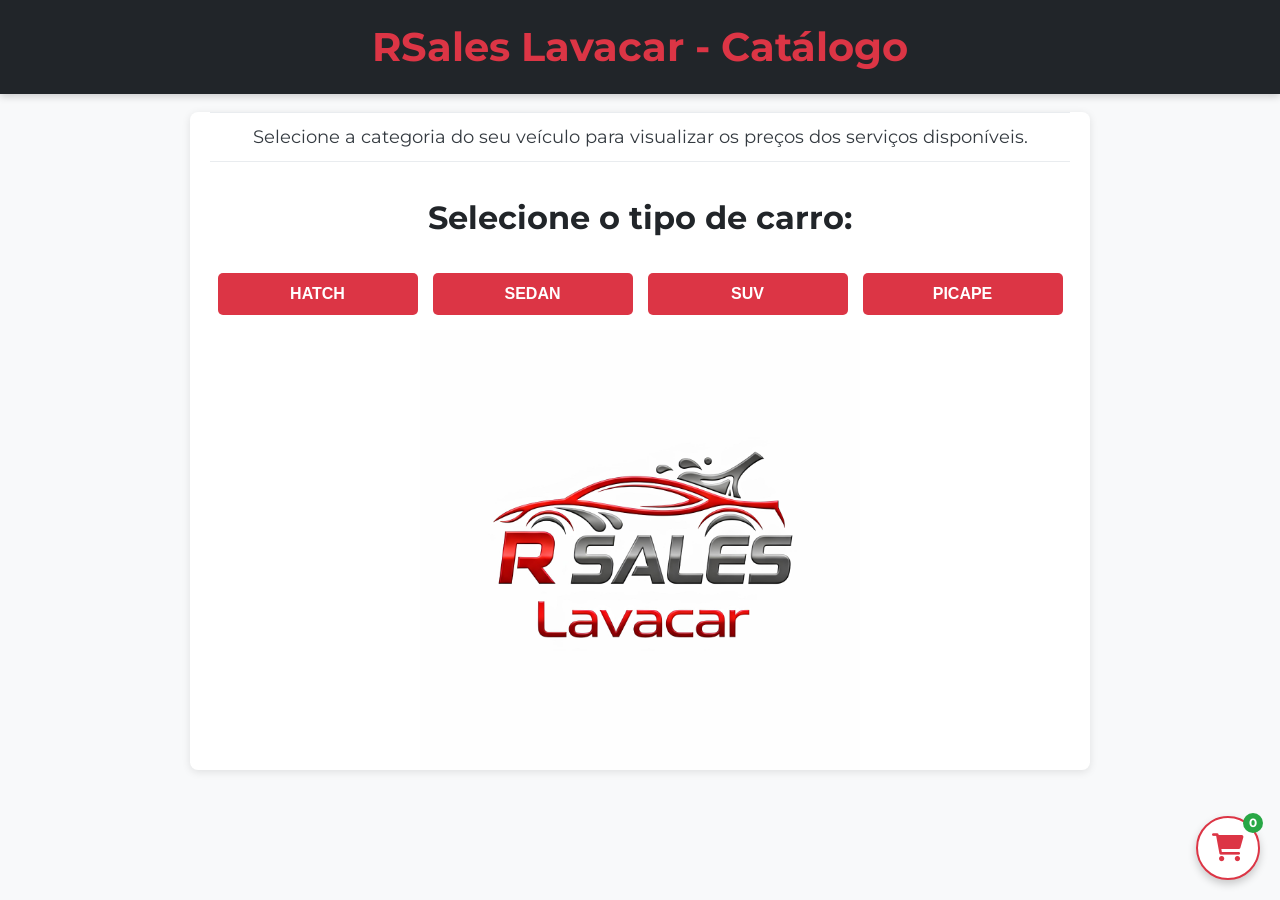
<file: catalogo 2/index.html>
<!DOCTYPE html>
<html lang="pt-BR">
<head>
    <meta charset="UTF-8">
    <meta name="viewport" content="width=device-width, initial-scale=1.0">
    <title>RSales Lavacar - Catálogo de Serviços</title>
    <link href="https://fonts.googleapis.com/css2?family=Montserrat:wght@400;600;700&display=swap" rel="stylesheet">
    <link rel="stylesheet" href="https://cdnjs.cloudflare.com/ajax/libs/font-awesome/6.0.0-beta3/css/all.min.css">
    <style>
        /* BOTÃO */
        .details-btn {
            background: linear-gradient(135deg, #0b5ed7, #084298);
            color: #fff;
            border: none;
            padding: 7px 14px;
            font-size: 13px;
            border-radius: 6px;
            cursor: pointer;
            margin-top: 8px;
            transition: all 0.3s ease;
        }

        .details-btn:hover {
            transform: translateY(-1px);
            box-shadow: 0 4px 10px rgba(0,0,0,0.2);
        }

        /* MODAL OVERLAY */
        .details-modal-overlay {
            position: fixed;
            inset: 0;
            background: rgba(0,0,0,0.75);
            z-index: 3000;

            display: none;
            justify-content: center;
            align-items: center;
        }

        /* ATIVO */
        .details-modal-overlay.active {
            display: flex;
        }

        /* MODAL BOX */
        .details-modal {
            background: #fff;
            padding: 22px 24px 24px;
            border-radius: 12px;
            max-width: 420px;
            width: 92%;
            box-shadow: 0 10px 30px rgba(0,0,0,0.4);
            position: relative;

            animation: modalScale 0.25s ease;
        }

        /* TÍTULO */
        .details-modal h3 {
            margin-top: 0;
            margin-bottom: 12px;
            color: #b30000;
            font-size: 1.25em;
            text-align: center;
        }

        /* TEXTO */
        .details-modal p {
            font-size: 0.95em;
            line-height: 1.6;
            color: #333;
            max-height: 320px;
            overflow-y: auto;
        }

        /* FECHAR */
        .details-modal .close-details {
            position: absolute;
            top: 10px;
            right: 14px;
            font-size: 24px;
            cursor: pointer;
            color: #444;
            transition: 0.2s;
        }

        .details-modal .close-details:hover {
            color: #b30000;
        }

        @keyframes modalScale {
            from {
                transform: scale(0.9);
                opacity: 0;
            }
            to {
                transform: scale(1);
                opacity: 1;
            }
        }

        :root {
            --primary-red: #dc3545;
            --dark-red: #c82333;
            --light-grey: #f8f9fa;
            --medium-grey: #e9ecef;
            --dark-grey: #343a40;
            --black: #212529;
            --white: #ffffff;
            --blue-light: #e6f7ff;
            --blue-dark: #007bff;
            --green: #28a745;
            --dark-green: #1e7e34;
        }
        body {
            font-family: 'Montserrat', sans-serif;
            margin: 0;
            padding: 0;
            background-color: var(--light-grey);
            color: var(--black);
            line-height: 1.6;
            overflow-x: hidden;
            padding-bottom: 70px;
        }
        .container {
            max-width: 900px;
            margin: 0 auto;
            padding: 0 20px;
            box-sizing: border-box;
        }
        header {
            background-color: var(--black);
            color: var(--white);
            padding: 15px 0;
            text-align: center;
            box-shadow: 0 2px 8px rgba(0, 0, 0, 0.2);
        }
        header h1 {
            margin: 0;
            font-size: 2.5em;
            font-weight: 700;
            color: var(--primary-red);
        }
        main {
            padding: 40px 0;
            max-width: 900px;
            margin: 40px auto;
            background-color: var(--white);
            border-radius: 8px;
            box-shadow: 0 2px 8px rgba(0, 0, 0, 0.1);
        }
        h2 { color: var(--black); text-align: center; margin-bottom: 20px; font-weight: 700; font-size: 2em; }
        .info-text { text-align: center; margin-bottom: 30px; font-size: 1.1em; color: var(--dark-grey); padding: 10px 0; border-bottom: 1px solid var(--medium-grey); border-top: 1px solid var(--medium-grey); }
        #car-selection .button-group { display: flex; flex-wrap: wrap; justify-content: center; gap: 15px; margin-top: 30px; margin-bottom: 30px; }
        .car-type-btn, .back-button { background-color: var(--primary-red); color: var(--white); border: none; padding: 12px 25px; font-size: 16px; border-radius: 5px; cursor: pointer; transition: background-color 0.3s ease, transform 0.2s ease; flex: 1 1 auto; max-width: 200px; font-weight: 600; }
        .car-type-btn:hover, .back-button:hover { background-color: var(--dark-red); transform: translateY(-2px); }
        .car-type-btn.active { background-color: var(--dark-red); border: 2px solid var(--primary-red); }

        /* Serviços Avulsos */
        .additional-services { padding: 0 20px; padding-top: 10px; margin-bottom: 40px; }
        .additional-services h3 { color: var(--black); font-size: 24px; margin-bottom: 15px; text-align: center; font-weight: 700; border-bottom: 2px solid var(--medium-grey); padding-bottom: 10px; }
        .service-item { 
            background-color: var(--light-grey); 
            border: 1px solid var(--medium-grey); 
            border-radius: 5px; 
            padding: 15px; 
            margin-bottom: 15px; 
            display: flex; 
            align-items: flex-start; 
            gap: 15px; 
            transition: background-color 0.3s, border-color 0.3s;
        }
        
        /* Destaque para o serviço selecionado */
        .service-item.selected {
            background-color: var(--blue-light);
            border: 2px solid var(--primary-red);
            box-shadow: 0 0 5px rgba(220, 53, 69, 0.5);
        }

        .service-item input[type="checkbox"] { 
            min-width: 20px; 
            height: 20px; 
            cursor: pointer; 
            accent-color: var(--primary-red); 
            margin-top: 5px; 
        }
        .service-details { flex-grow: 1; }
        .service-item h4 { color: var(--primary-red); margin-top: 0; margin-bottom: 5px; font-size: 1.2em; font-weight: 600; }
        .service-item .price { font-weight: bold; color: var(--black); font-size: 1.1em; display: block; margin-top: 5px; }
        .service-item p { font-size: 0.95em; color: var(--dark-grey); margin-bottom: 0; }

        .back-button { display: block; width: fit-content; margin: 30px auto 0; }
        
        /* --- ESTILOS DO MODAL/POPUP CENTRALIZADA --- */
        .floating-cart-wrapper {
            position: fixed;
            bottom: 20px;
            right: 20px;
            z-index: 1000;
        }

        #floating-cart-icon {
            background-color: var(--white);
            color: var(--primary-red);
            border: 2px solid var(--primary-red);
            width: 60px;
            height: 60px;
            border-radius: 50%;
            font-size: 28px;
            cursor: pointer;
            box-shadow: 0 4px 8px rgba(0, 0, 0, 0.2);
            transition: background-color 0.3s, transform 0.2s, color 0.3s;
            display: flex;
            align-items: center;
            justify-content: center;
            position: relative;
            margin-left: auto;
        }

        #floating-cart-icon:hover {
            background-color: var(--light-grey);
            color: var(--dark-red);
            transform: scale(1.05);
        }
        
        /* Animação */
        .cart-pulse {
            animation: pulse-ring 0.6s ease-out;
        }
        
        @keyframes pulse-ring {
            0% {
                transform: scale(1);
                box-shadow: 0 0 0 0px rgba(255, 0, 0, 0.7);
            }
            50% {
                transform: scale(1.1);
                box-shadow: 0 0 0 10px rgba(255, 0, 0, 0);
            }
            100% {
                transform: scale(1);
                box-shadow: 0 4px 8px rgba(0, 0, 0, 0.2);
            }
        }

        #cart-count {
            position: absolute;
            top: -5px;
            right: -5px;
            background-color: var(--green);
            color: var(--white);
            font-size: 12px;
            font-weight: 700;
            width: 20px;
            height: 20px;
            border-radius: 50%;
            display: flex;
            align-items: center;
            justify-content: center;
            pointer-events: none;
        }

        /* Modal do Carrinho (Fundo Escurecido) */
        .cart-modal-overlay {
            display: none; 
            position: fixed;
            z-index: 1001; 
            left: 0;
            top: 0;
            width: 100%;
            height: 100%;
            overflow: auto;
            background-color: rgba(0,0,0,0.6); 
            justify-content: center;
            align-items: center;
        }

        .cart-modal-overlay.active {
            display: flex; 
        }

        /* Conteúdo do Modal (A Popup Centralizada) */
        #cart-summary {
            background-color: var(--white);
            border-radius: 8px;
            padding: 20px;
            box-shadow: 0 4px 12px rgba(0, 0, 0, 0.3);
            width: 90%; 
            max-width: 400px; 
            max-height: 90vh; 
            overflow-y: auto;
            transform: scale(0.95);
            opacity: 0;
            transition: transform 0.3s ease-out, opacity 0.3s ease-out;
            border-top: 4px solid var(--primary-red);
            position: relative;
        }

        .cart-modal-overlay.active #cart-summary {
            transform: scale(1);
            opacity: 1;
        }

        #cart-summary h3 { 
            color: var(--black); 
            font-size: 18px; 
            margin-top: 0; 
            margin-bottom: 10px; 
            border-bottom: 1px dashed var(--dark-grey); 
            padding-bottom: 5px; 
            /* Estilo para centralizar o título do carrinho */
            text-align: center; 
        }
        #cart-items { list-style: none; padding: 0; margin-bottom: 15px; }
        #cart-items li { 
            font-size: 0.9em; 
            margin-bottom: 8px; 
            display: flex; 
            justify-content: space-between; 
            align-items: center; 
            color: var(--dark-grey); 
            border-bottom: 1px dotted var(--medium-grey);
            padding-bottom: 5px;
        }
        #cart-items li span:first-child { max-width: 60%; } 
        #cart-items li strong { color: var(--black); font-weight: 600; margin-right: 10px; }
        
        .remove-item-btn {
            background: none;
            border: none;
            color: var(--primary-red);
            cursor: pointer;
            font-size: 1.1em;
            padding: 0 5px;
            transition: color 0.2s;
            line-height: 1;
            margin-left: 5px;
        }
        .remove-item-btn:hover {
            color: var(--dark-red);
        }

        .cart-subtotal {
            font-size: 1.1em;
            font-weight: 600;
            color: var(--dark-grey);
            display: flex;
            justify-content: space-between;
            padding: 5px 0;
            border-top: 1px dashed var(--medium-grey);
        }

        .cart-discount {
            font-size: 1.1em;
            font-weight: 600;
            color: var(--green); 
            display: flex;
            justify-content: space-between;
            padding: 5px 0;
        }

        #cart-total { 
            font-size: 1.3em; 
            font-weight: 700; 
            color: var(--black); 
            display: flex; 
            justify-content: space-between; 
            padding: 10px 0; 
            border-top: 2px solid var(--primary-red); 
            margin-bottom: 5px;
        }
        
        .payment-note {
            font-size: 0.9em;
            color: var(--dark-red);
            text-align: center;
            margin-bottom: 15px;
            padding: 5px;
            background-color: #ffe6e6;
            border-radius: 3px;
            border: 1px solid var(--dark-red);
        }

        .checkout-button {
            display: block;
            width: 100%;
            max-width: none;
            background-color: var(--green);
            margin-top: 15px;
            border: none;
            padding: 10px;
            color: var(--white);
            font-weight: 600;
            border-radius: 5px;
            cursor: pointer;
            transition: background-color 0.3s;
        }
        .checkout-button:hover { background-color: var(--dark-green); }
        .checkout-button:disabled { background-color: #6c757d; cursor: not-allowed; }

        .close-modal {
            position: absolute;
            top: 10px;
            right: 15px;
            font-size: 24px;
            font-weight: bold;
            color: var(--dark-grey);
            cursor: pointer;
            transition: color 0.2s;
        }
        .close-modal:hover {
            color: var(--primary-red);
        }

        .appointment-message {
            text-align: center;
            margin-top: 20px;
            padding: 15px;
            background-color: var(--blue-light);
            border: 1px solid #b3e0ff;
            border-radius: 5px;
            font-size: 1.1em;
            color: var(--blue-dark);
        }
        .appointment-message a {
            color: var(--blue-dark);
            font-weight: bold;
            text-decoration: none;
        }
        .appointment-message a:hover {
            text-decoration: underline;
        }

        @media (max-width: 400px) {
            .floating-cart-wrapper {
                bottom: 10px;
                right: 10px;
            }
            #floating-cart-icon {
                width: 50px;
                height: 50px;
                font-size: 24px;
            }
        }
    </style>
</head>
<body>
    <header>
        <div class="container">
            <h1>RSales Lavacar - Catálogo</h1>
        </div>
    </header>
    
    <main class="container">
        <section id="car-selection">
            <p class="info-text">
                Selecione a categoria do seu veículo para visualizar os preços dos serviços disponíveis.
            </p>
            <h2>Selecione o tipo de carro:</h2>
            <div class="button-group">
                <button class="car-type-btn" data-car="HATCH">HATCH</button>
                <button class="car-type-btn" data-car="SEDAN">SEDAN</button>
                <button class="car-type-btn" data-car="SUV">SUV</button>
                <button class="car-type-btn" data-car="PICAPE">PICAPE</button>
                <img src="logo.jpeg" alt="RSales Lavacar" style="max-width: 440px; width: 100%; height: auto;">
            </div>
        </section>

        <section id="services-display" style="display: none;">
            <h2 id="car-type-title"></h2>
            <div id="services-content">
            </div>
            
            <button id="back-to-selection" class="back-button">Voltar à Seleção de Carros</button>
        </section>
    </main>

    <div id="cart-modal" class="cart-modal-overlay">
    </div>

    <section class="floating-cart-wrapper">
        <div id="floating-cart-icon">
            <i class="fas fa-shopping-cart"></i>
            <span id="cart-count">0</span>
        </div>
    </section>
    
    <script src="https://assets.calendly.com/assets/external/widget.js" type="text/javascript" async></script>

    <script>
        // ESTRUTURA DE DADOS (APENAS SERVIÇOS AVULSOS)
        const carData = {
            "SUV": {
                "additional_services": [
                    {"name": "Lavagem Essencial", "description": "Limpeza rápida e eficiente para a manutenção do dia a dia.", "price": "R$ 100,00"},
                    // {"name": "Lavagem Basica", "description": "Limpeza interna e externa, com acabamento caprichado e excelente custo-benefício.", "price": "R$ 120,00"},
                    {"name": "Lavagem Completa + Cera Tradicional", "description": "Limpeza completa com aplicação de cera para brilho, proteção leve e toque suave na pintura.", "price": "R$ 150,00"},
                    {"name": "Lavagem Detalhada + Cera Premium", "description": "Limpeza completa com cera premium, oferecendo alto brilho, maior proteção e intensa hidrorepelência.", "price": "R$ 180,00"},
                    {"name": "Revitalização dos plásticos externos", "description": "Limpeza e descontaminação dos plásticos externos (para-choques, frisos, retrovisores), com realce da cor original, utilizando produtos de alta durabilidade.", "price": "R$ 60,00"},
                    {"name": "Revitalização dos plásticos internos", "description": "Limpeza e descontaminação dos plásticos internos (painel, portas, consoles), com realce da cor original e proteção UV.", "price": "R$ 80,00"},
                    {"name": "Descontaminação de pintura (Incluso Lavagem)", "description": "Removemos impurezas profundas da pintura, incluindo resíduos metálicos, seiva, poluentes e pulverização de tinta. O processo devolve o toque liso e realça o brilho da superfície.", "price": "R$ 500,00"},
                    {"name": "Descontaminação e Cristalização dos vidros", "description": "Limpeza profunda dos vidros externos, remoção de resíduos como chuva ácida, gordura e poluição, com aplicação de selante hidrofóbico para repelir a água.", "price": "R$ 250,00"},
                    {"name": "Higienização dos bancos (Couro ou Tecido)", "description": "Limpeza e hidratação profunda para manter seus bancos limpos e macios.", "price": "R$ Perante Avaliação"},
                    {"name": "Polimento Comercial (Incluso Lavagem + Descontaminação)", "description": "Polimento da lataria, removendo manchas e riscos leves, restaurando o brilho e a cor do veículo. Ideal para carros que perderam o brilho com o tempo.", "price": "R$ 600,00"},
                    {"name": "Revitalização dos faróis", "description": "Renova o brilho e remove o amarelado dos faróis, melhorando a iluminação e a estética do veículo.", "price": "R$ Perante Avaliação "},
                    {"name": "Lavagem de Motor (a Seco)", "description": "Processo detalhado e seguro que remove sujeira, poeira e resíduos do cofre e componentes do motor sem utilizar água em excesso", "price": "R$ 250,00"}
                ],
            },
            "HATCH": {
                "additional_services": [
                    {"name": "Lavagem Essencial", "description": "Limpeza rápida e eficiente para a manutenção do dia a dia.", "price": "R$ 70,00"},
                    // {"name": "Lavagem Basica", "description": "Limpeza interna e externa, com acabamento caprichado e excelente custo-benefício.", "price": "R$ 100,00"},
                    {"name": "Lavagem Completa + Cera Tradicional", "description": "Limpeza completa com aplicação de cera para brilho, proteção leve e toque suave na pintura.", "price": "R$ 120,00"},
                    {"name": "Lavagem Detalhada + Cera Premium", "description": "Limpeza completa com cera premium, oferecendo alto brilho, maior proteção e intensa hidrorepelência.", "price": "R$ 150,00"},
                    {"name": "Revitalização dos plásticos externos", "description": "Limpeza e descontaminação dos plásticos externos.", "price": "R$ 40,00"},
                    {"name": "Revitalização dos plásticos internos", "description": "Limpeza e descontaminação dos plásticos internos (painel, portas, consoles).", "price": "R$ 60,00"},
                    {"name": "Descontaminação de pintura (Incluso Lavagem)", "description": "Removemos impurezas profundas da pintura, incluindo resíduos metálicos, seiva, poluentes e pulverização de tinta. O processo devolve o toque liso e realça o brilho da superfície.", "price": "R$ 300,00"},
                    {"name": "Descontaminação e Cristalização dos vidros", "description": "Limpeza profunda dos vidros, remoção de chuva ácida e aplicação de selante hidrofóbico.", "price": "R$ 250,00"},
                    {"name": "Higienização dos bancos (Couro ou Tecido)", "description": "Limpeza e hidratação profunda para manter seus bancos limpos e macios.", "price": "R$ Perante Avaliação"},
                    {"name": "Polimento Comercial (Incluso Lavagem + Descontaminação)", "description": "Polimento da lataria, removendo manchas e riscos leves e recuperando o brilho.", "price": "R$ 400,00"},
                    {"name": "Revitalização dos faróis", "description": "Renova o brilho e remove o amarelado dos faróis.", "price": "R$ Perante Avaliação"},
                    {"name": "Lavagem de Motor (a Seco)", "description": "Processo detalhado e seguro que remove sujeira, poeira e resíduos do cofre e componentes do motor sem utilizar água em excesso", "price": "R$ 250,00"}
                ],
            },
            "SEDAN": {
                "additional_services": [
                    {"name": "Lavagem Essencial", "description": "Limpeza rápida e eficiente para a manutenção do dia a dia.", "price": "R$ 80,00"},
                    // {"name": "Lavagem Basica", "description": "Limpeza interna e externa, com acabamento caprichado e excelente custo-benefício.", "price": "R$ 110,00"},
                    {"name": "Lavagem Completa + Cera Tradicional", "description": "Limpeza completa com aplicação de cera para brilho, proteção leve e toque suave na pintura.", "price": "R$ 130,00"},
                    {"name": "Lavagem Detalhada + Cera Premium", "description": "Limpeza completa com cera premium, oferecendo alto brilho, maior proteção e intensa hidrorepelência.", "price": "R$ 160,00"},
                    {"name": "Revitalização dos plásticos externos", "description": "Limpeza e descontaminação dos plásticos externos.", "price": "R$ 40,00"},
                    {"name": "Revitalização dos plásticos internos", "description": "Limpeza e descontaminação dos plásticos internos (painel, portas, consoles).", "price": "R$ 60,00"},
                    {"name": "Descontaminação de pintura (Incluso Lavagem)", "description": "Removemos impurezas profundas da pintura, incluindo resíduos metálicos, seiva, poluentes e pulverização de tinta. O processo devolve o toque liso e realça o brilho da superfície.", "price": "R$ 400,00"},
                    {"name": "Descontaminação e Cristalização dos vidros", "description": "Limpeza profunda dos vidros, remoção de chuva ácida e aplicação de selante hidrofóbico.", "price": "R$ 250,00"},
                    {"name": "Higienização dos bancos (Couro ou Tecido)", "description": "Limpeza e hidratação profunda para manter seus bancos limpos e macios.", "price": "R$ Perante Avaliação"},
                    {"name": "Polimento Comercial (Incluso Lavagem + Descontaminação)", "description": "Polimento da lataria, removendo manchas e riscos leves e recuperando o brilho.", "price": "R$ 500,00"},
                    {"name": "Revitalização dos faróis", "description": "Renova o brilho e remove o amarelado dos faróis.", "price": "R$ Perante Avaliação"},
                    {"name": "Lavagem de Motor (a Seco)", "description": "Processo detalhado e seguro que remove sujeira, poeira e resíduos do cofre e componentes do motor sem utilizar água em excesso", "price": "R$ 250,00"}
                ],
            },
            "PICAPE": {
                "additional_services": [
                    {"name": "Lavagem Essencial", "description": "Limpeza rápida e eficiente para a manutenção do dia a dia.", "price": "R$ 110,00"},
                    // {"name": "Lavagem Basica", "description": "Limpeza interna e externa, com acabamento caprichado e excelente custo-benefício.", "price": "R$ 140,00"},
                    {"name": "Lavagem Completa + Cera Tradicional", "description": "Limpeza completa com aplicação de cera para brilho, proteção leve e toque suave na pintura.", "price": "R$ 170,00"},
                    {"name": "Lavagem Detalhada + Cera Premium", "description": "Limpeza completa com cera premium, oferecendo alto brilho, maior proteção e intensa hidrorepelência.", "price": "R$ 200,00"},
                    {"name": "Revitalização dos plásticos externos", "description": "Limpeza e descontaminação dos plásticos externos.", "price": "R$ 40,00"},
                    {"name": "Revitalização dos plásticos internos", "description": "Limpeza e descontaminação dos plásticos internos (painel, portas, consoles).", "price": "R$ 60,00"},
                    {"name": "Descontaminação de pintura (Incluso Lavagem)", "description": "Removemos impurezas profundas da pintura, incluindo resíduos metálicos, seiva, poluentes e pulverização de tinta. O processo devolve o toque liso e realça o brilho da superfície.", "price": "R$ 600,00"},
                    {"name": "Descontaminação e Cristalização dos vidros", "description": "Limpeza profunda dos vidros, remoção de chuva ácida e aplicação de selante hidrofóbico.", "price": "R$ 250,00"},
                    {"name": "Higienização dos bancos (Couro ou Tecido)", "description": "Limpeza e hidratação profunda para manter seus bancos limpos e macios.", "price": "R$ Perante Avaliação"},
                    {"name": "Polimento Comercial (Incluso Lavagem + Descontaminação)", "description": "Polimento da lataria, removendo manchas e riscos leves e recuperando o brilho.", "price": "R$ 700,00"},
                    {"name": "Revitalização dos faróis", "description": "Renova o brilho e remove o amarelado dos faróis.", "price": "R$ Perante Avaliação"},
                    {"name": "Lavagem de Motor (a Seco)", "description": "Processo detalhado e seguro que remove sujeira, poeira e resíduos do cofre e componentes do motor sem utilizar água em excesso", "price": "R$ 250,00"}
                ],
            }
        };
        function getServiceKey(name) {
            name = name.toLowerCase();

            if (name.includes('essencial')) return 'Essencial';
            if (name.includes('completa')) return 'Completa';
            if (name.includes('detalhada')) return 'Detalhada';    
            if (name.includes('plásticos externos')) return 'plasticosExternos';
            if (name.includes('plásticos internos')) return 'plasticosInternos';
            if (name.includes('descontaminação de pintura')) return 'descontaminacao';
            if (name.includes('bancos')) return 'bancos';
            if (name.includes('polimento')) return 'polimento';
            if (name.includes('motor')) return 'motor';
            if (name.includes('faróis') || name.includes('farois')) return 'farol';
            if (name.includes('vidros')) return 'vidros';

            return 'Essencial';
        }

        const aplicarRegrasSelecao = () => {
            const checkboxes = document.querySelectorAll('#services-content input[type="checkbox"]');

            let lavagemSelecionada = false;
            let descontaminacaoSelecionada = false;
            let PolimentoSelecionado = false;

            checkboxes.forEach(cb => {
                if (cb.checked) {
                    const key = getServiceKey(cb.dataset.name);

                    if (['Essencial','Completa','Detalhada'].includes(key)) {
                        lavagemSelecionada = true;
                    }
                    if (key === 'descontaminacao') descontaminacaoSelecionada = true;
                    if (key === 'polimento') PolimentoSelecionado = true;
                }
            });

            checkboxes.forEach(cb => {
                const key = getServiceKey(cb.dataset.name);
                const wrapper = cb.closest('.service-item');

                cb.disabled = false;
                wrapper.classList.remove('disabled');

                let motivo = '';

                if (lavagemSelecionada && !cb.checked) {
                    if (
                        key === 'descontaminacao' ||
                        key === 'polimento' ||
                        ['Essencial','Completa','Detalhada'].includes(key)
                    ) {
                        cb.disabled = true;
                        motivo = 'Já existe uma lavagem selecionada';
                    }
                }

                if (descontaminacaoSelecionada && !cb.checked) {
                    if (
                        key === 'polimento' ||
                        ['Essencial','Completa','Detalhada'].includes(key)
                    ) {
                        cb.disabled = true;
                        motivo = 'Serviço incompatível com descontaminação';
                    }
                }

                if (PolimentoSelecionado && !cb.checked) {
                    if (
                        key === 'descontaminacao' ||
                        ['Essencial','Completa','Detalhada'].includes(key)
                    ) {
                        cb.disabled = true;
                        motivo = 'Serviço incompatível com Polimento';
                    }
                }

                if (cb.disabled) {
                    wrapper.classList.add('disabled');

                    if (!wrapper.querySelector('.lock-tooltip')) {
                        const span = document.createElement('span');
                        span.className = 'lock-tooltip';
                        span.innerText = motivo;
                        wrapper.querySelector('.service-details').appendChild(span);
                    } else {
                        wrapper.querySelector('.lock-tooltip').innerText = motivo;
                    }
                } else {
                    const tooltip = wrapper.querySelector('.lock-tooltip');
                    if (tooltip) tooltip.remove();
                }
            });
        };

        document.addEventListener('DOMContentLoaded', () => {
            const carTypeButtons = document.querySelectorAll('.car-type-btn');
            const backButton = document.getElementById('back-to-selection');
            const carSelectionSection = document.getElementById('car-selection');
            const servicesDisplaySection = document.getElementById('services-display');
            const carTypeTitle = document.getElementById('car-type-title');
            const servicesContent = document.getElementById('services-content');
            
            const floatingCartIcon = document.getElementById('floating-cart-icon');
            const cartCountSpan = document.getElementById('cart-count');
            
            const cartModalOverlay = document.getElementById('cart-modal');
            let cartItemsList;
            let cartSummaryElement; 
            let checkoutButton;

            let cart = [];
            let currentCarType = '';
            let nextItemId = 0; 
            
            let currentSubtotal = 0; // Armazena o subtotal numérico
            let currentTotal = 0;   // Armazena o total numérico

            const WHATSAPP_NUMBER = '5544997063542';
            const DISCOUNT_RATE = 0.05; // 5% de desconto

            /**
             * FUNÇÃO CRÍTICA: Converte a string de preço em formato BRL (Ex: R$ 1.000,00) para um float (Ex: 1000.00).
             */
            const formatPrice = (priceText) => {
                // Remove "R$" e qualquer texto que não seja dígito, ponto ou vírgula
                let numStr = priceText.replace(/[^0-9,.]/g, '').trim();
                
                // Trata o caso de "60,00 cada"
                // if (numStr.endsWith('')) {
                //      numStr = numStr.replace('', '').trim();
                // }

                // 1. Remove o separador de milhares (o ponto)
                // Ex: "1.000,00" -> "1000,00"
                numStr = numStr.replace(/\./g, ''); 
                
                // 2. Converte o separador decimal (a vírgula) para o ponto decimal
                // Ex: "1000,00" -> "1000.00"
                numStr = numStr.replace(',', '.');
                
                return parseFloat(numStr) || 0;
            };

            /**
             * FUNÇÃO CRÍTICA: Formata um número float para o formato de moeda BRL (R$ 1.000,00).
             */
            const formatToBRL = (number) => {
                return new Intl.NumberFormat('pt-BR', {
                    style: 'currency',
                    currency: 'BRL'
                }).format(number);
            };

            const animateCart = () => {
                floatingCartIcon.classList.remove('cart-pulse');
                void floatingCartIcon.offsetWidth; 
                floatingCartIcon.classList.add('cart-pulse');
            }

            const toggleFloatingCart = () => {
                if (cartModalOverlay.classList.contains('active')) {
                    cartModalOverlay.classList.remove('active');
                } else {
                    cartModalOverlay.classList.add('active');
                }
            };
            
            const createCartSummaryHTML = () => {
                const summaryHTML = `
                    <section id="cart-summary">
                        <span class="close-modal">&times;</span>
                        <h3>🛒 Carrinho de Serviços</h3>
                        <ul id="cart-items">
                            <li>Nenhum serviço selecionado.</li>
                        </ul>
                        <div id="cart-summary-totals"> 
                        </div>
                        
                        <p class="payment-note">
                            Valores válidos para pagamento em Dinheiro ou PIX
                        </p>
                        <button id="checkout-button" class="checkout-button" disabled>Agendar</button>
                    </section>
                `;
                
                cartModalOverlay.innerHTML = summaryHTML;
                
                cartItemsList = document.getElementById('cart-items');
                cartSummaryElement = document.getElementById('cart-summary-totals');
                checkoutButton = document.getElementById('checkout-button');

                checkoutButton.addEventListener('click', handleCheckout);
                document.querySelector('.close-modal').addEventListener('click', toggleFloatingCart);
                
                cartModalOverlay.addEventListener('click', (event) => {
                    if (event.target === cartModalOverlay) {
                        toggleFloatingCart();
                    }
                });
            };

            const removeItem = (itemId) => {
                const index = cart.findIndex(item => item.id === itemId);
                if (index > -1) {
                    const item = cart[index];
                    const checkbox = document.getElementById(item.elementId);
                    
                    if (checkbox) {
                        checkbox.checked = false;
                        checkbox.removeAttribute('data-cart-id');
                        
                        // Remove o destaque do item de serviço
                        const serviceItemDiv = checkbox.closest('.service-item');
                        if (serviceItemDiv) {
                            serviceItemDiv.classList.remove('selected');
                        }
                    }
                    
                    cart.splice(index, 1);
                    renderCart();
                }
            };
            
            const renderCart = () => {
                if (!cartSummaryElement) {
                    createCartSummaryHTML();
                }

                cartItemsList.innerHTML = '';
                currentSubtotal = 0;
                let discountAmount = 0;
                const itemCount = cart.length;

                if (itemCount === 0) {
                    cartItemsList.innerHTML = '<li>Nenhum serviço selecionado.</li>';
                    checkoutButton.disabled = true;
                } else {
                    cart.forEach(item => {
                        const li = document.createElement('li');
                        li.setAttribute('data-id', item.id); 
                        li.innerHTML = `
                            <span>${item.name}</span>
                            <div>
                                <strong>${formatToBRL(item.price)}</strong>
                                <button class="remove-item-btn" data-id="${item.id}" title="Remover item">&times;</button>
                            </div>
                        `;
                        cartItemsList.appendChild(li);
                        currentSubtotal += item.price;
                    });
                    checkoutButton.disabled = false;
                    
                    document.querySelectorAll('.remove-item-btn').forEach(button => {
                        button.addEventListener('click', (event) => {
                            const itemId = parseInt(event.target.dataset.id);
                            removeItem(itemId);
                        });
                    });
                }
                
                if (itemCount >= 2) {
                    discountAmount = currentSubtotal * DISCOUNT_RATE;
                    currentTotal = currentSubtotal - discountAmount;
                } else {
                    currentTotal = currentSubtotal;
                }
                
                // Arredondamento para evitar problemas de ponto flutuante no JavaScript
                currentTotal = Math.round(currentTotal * 100) / 100;
                discountAmount = Math.round(discountAmount * 100) / 100;
                currentSubtotal = Math.round(currentSubtotal * 100) / 100;
                
                let totalsHTML = '';
                if (itemCount > 0) {
                    if (discountAmount > 0) {
                        totalsHTML += `
                            <div class="cart-subtotal">
                                <span>Subtotal:</span>
                                <span>${formatToBRL(currentSubtotal)}</span>
                            </div>
                            <div class="cart-discount">
                                <span>Desconto (5% em ${itemCount} itens):</span>
                                <span>-${formatToBRL(discountAmount)}</span>
                            </div>
                        `;
                    }
                }
                
                totalsHTML += `
                    <div id="cart-total">
                        <span>Total:</span>
                        <span id="total-price">${formatToBRL(currentTotal)}</span>
                    </div>
                `;
                
                cartSummaryElement.innerHTML = totalsHTML;

                cartCountSpan.textContent = itemCount;
                floatingCartIcon.style.display = 'flex';
            };


            const handleServiceChange = (event) => {
                const checkbox = event.target;
                const serviceItemDiv = checkbox.closest('.service-item');
                const serviceName = checkbox.dataset.name;
                const servicePrice = formatPrice(checkbox.dataset.price); // Valor numérico

                if (checkbox.checked) {
                    serviceItemDiv.classList.add('selected'); // Adiciona classe de destaque

                    const serviceId = nextItemId++;
                    cart.push({
                        id: serviceId, 
                        type: 'service', 
                        name: serviceName,
                        price: servicePrice,
                        elementId: checkbox.id 
                    });
                    
                    checkbox.setAttribute('data-cart-id', serviceId); 

                    animateCart();
                } else {
                    serviceItemDiv.classList.remove('selected'); // Remove classe de destaque

                    const cartId = parseInt(checkbox.getAttribute('data-cart-id'));
                    const index = cart.findIndex(item => item.id === cartId);

                    if (index > -1) {
                        cart.splice(index, 1);
                        checkbox.removeAttribute('data-cart-id');
                    }
                }

                renderCart();
                aplicarRegrasSelecao();
            };
            
            /**
             * FUNÇÃO CRÍTICA: Geração da mensagem de checkout
             */
            const handleCheckout = () => {
                // Usamos as variáveis numéricas globais atualizadas pelo renderCart
                const finalTotal = currentTotal;
                const subtotalValue = currentSubtotal;
                const discountAmount = subtotalValue * DISCOUNT_RATE;

                const itemsList = cart.map(item => `- ${item.name} (${formatToBRL(item.price)})`).join('\n');
                
                let messageBody = `Olá, gostaria de agendar os seguintes serviços para meu veículo ${currentCarType}:\n\n${itemsList}\n`;

                if (cart.length >= 2) {
                    messageBody += `\nSubtotal: ${formatToBRL(subtotalValue)}\n`;
                    messageBody += `Desconto (5% por múltiplos itens): -${formatToBRL(discountAmount)}\n`;
                }

                messageBody += `\nTotal: ${formatToBRL(finalTotal)}`;
                
                messageBody += `\n\n*Favor confirmar a disponibilidade de horário.*`;
                
                const whatsappUrl = `https://wa.me/${WHATSAPP_NUMBER}?text=${encodeURIComponent(messageBody)}`;
                window.open(whatsappUrl, '_blank');
            };


            const generateServicesHTML = (data) => {
                const services = data.additional_services;
                let html = '';

                // Apenas Serviços Avulsos
                html += `
                    <section class="additional-services">
                        <h3>Monte seu pedido</h3>
                `;

                services.forEach((service, index) => {
                    const id = `service-${currentCarType}-${index}`;
                    const isChecked = cart.some(item => item.name === service.name);
                    const selectedClass = isChecked ? 'selected' : '';

                    // Ajusta a exibição para incluir "cada" no preço se for o farol
                    let priceDisplay = service.price;
                    if (service.name.includes("Revitalização dos faróis")) {
                        priceDisplay += ' ';
                    }

                    html += `
                        <div class="service-item ${selectedClass}">
                            <input 
                                type="checkbox" 
                                id="${id}" 
                                data-name="${service.name}" 
                                data-price="${service.price}"
                                ${isChecked ? 'checked' : ''}
                            />
                            <div class="service-details">
                                <label for="${id}">
                                    <h4>${service.name}</h4>
                                    <p>${service.description.substring(0, 70)}...</p>

                                    <button 
                                        class="details-btn"
                                        onclick="abrirModal('${getServiceKey(service.name)}')">
                                        MAIS DETALHES
                                    </button>

                                </label>
                                <span class="price">${priceDisplay}</span>
                            </div>
                        </div>
                    `;
                });

                html += `</section>`;
                return html;
            };

            const showServices = (carType) => {
                currentCarType = carType;
                carTypeTitle.textContent = `${carType}`;
                servicesContent.innerHTML = generateServicesHTML(carData[carType]);
                carSelectionSection.style.display = 'none';
                servicesDisplaySection.style.display = 'block';

                document.querySelectorAll('#services-content input[type="checkbox"]').forEach(checkbox => {
                    checkbox.addEventListener('change', handleServiceChange);
                });
                renderCart(); // Atualiza o carrinho ao mudar o tipo de carro
            };
            
            const showCarSelection = () => {
                carSelectionSection.style.display = 'block';
                servicesDisplaySection.style.display = 'none';
                
                // Limpar carrinho e desmarcar tudo ao voltar (opcional, mas recomendado)
                cart = [];
                currentCarType = '';
                renderCart();
                
                // Remove a classe 'active' de todos os botões de seleção de carro
                carTypeButtons.forEach(btn => btn.classList.remove('active'));
            };

            carTypeButtons.forEach(button => {
                button.addEventListener('click', (event) => {
                    const carType = event.target.dataset.car;
                    showServices(carType);

                    // Adiciona a classe 'active' ao botão clicado
                    carTypeButtons.forEach(btn => btn.classList.remove('active'));
                    event.target.classList.add('active');
                });
            });

            backButton.addEventListener('click', showCarSelection);
            floatingCartIcon.addEventListener('click', toggleFloatingCart);
                  
            // Inicializa o modal do carrinho
            createCartSummaryHTML();
            renderCart(); 
            aplicarRegrasSelecao(); // Renderiza o carrinho vazio inicialmente
        });
    </script>
   
    <!-- MODAL MAIS DETALHES -->
<div id="modalDetalhes" class="modal">
  <div class="modal-content">
    <span class="close" onclick="fecharModal()">&times;</span>
    <h2 id="modalTitulo"></h2>
    <ul id="modalLista"></ul>
  </div>
</div>
<style>
        /* Serviço bloqueado */
    .service-item.disabled {
        opacity: 0.55;
        filter: grayscale(100%);
        pointer-events: none;
        position: relative;
    }

    .service-item.disabled::after {
        content: "🔒";
        position: absolute;
        top: 8px;
        right: 10px;
        background: #dc3545;
        color: #fff;
        font-size: 11px;
        padding: 3px 6px;
        border-radius: 6px;
        font-weight: 600;
    }

    .service-item.disabled .lock-tooltip {
        display: block;
    }

    .lock-tooltip {
        display: none;
        font-size: 12px;
        margin-top: 6px;
        color: #b30000;
        font-weight: 600;
    }

    .modal {
     position: fixed;
     inset: 0;
     z-index: 9999;
     background: rgba(0,0,0,0.6);
     backdrop-filter: blur(3px);

     display: none;
     align-items: center;
     justify-content: center;
    }


    .modal-content {
    background: #fff;
    padding: 22px;
    border-radius: 14px;
    max-width: 450px;
    width: 92%;
    animation: zoom .25s ease;
    }

@keyframes zoom {
  from { transform: translateY(15px) scale(0.95); opacity: 0; }
  to { transform: translateY(0) scale(1); opacity: 1; }
}


.close {
  float: right;
  font-size: 28px;
  cursor: pointer;
}

#modalTitulo {
  margin-bottom: 10px;
  color: #111;
  font-size: 22px;
}

#modalLista {
  padding-left: 18px;
}

#modalLista li {
  margin-bottom: 8px;
  font-size: 15px;
}
</style>

<script>
    const servicos = {
  Essencial: {
    titulo: "Lavagem Essencial",
    itens: [
      "Lavagem externa com shampoo tradicional",
      "Limpeza interna superficial",
      "Limpeza rápida de rodas e pneus",
      "Finalização com brilho nos pneus"
    ]
  },

  Completa: {
    titulo: "Lavagem Completa + Cera Tradicional",
    itens: [
      "Pré-lavagem desengraxante",
      "Lavagem externa com luva de microfibra",
      "Aplicação de cera tradicional",
      "Aspiração interna completa",
      "Limpeza de painel, portas e console",
      "Limpeza dos vidros internos e externos",
      "Lavagem de rodas e pneus",
      "Finalização com brilho nos pneus"
    ]
  },
  
  Detalhada: {
    titulo: "Lavagem Detalhada + Cera Premium",
    itens: [
      "Lavagem técnica detalhada (incluso pré-lavagem)",
      "Limpeza detalhada das rodas, caixas de rodas e pneus",
      "Limpeza interna profunda",
      "Limpeza dos vidros internos e externos (com antiembaçante)",
      "Aplicação de cera premium de alta durabilidade e hidrorepelencia",
      "Secagem com microfibra especial",
      "Finalização com brilho nos pneus"
    ]
  },

  plasticosExternos: {
    titulo: "Revitalização dos plásticos externos",
    itens: [
        "Limpeza profunda dos plásticos externos",
        "Descontaminação de sujeiras pesadas",
        "Revitalização da cor original",
        "Proteção UV prolongada"
    ]
},

   plasticosInternos: {
    titulo: "Hidratação dos plásticos internos",
    itens: [
        "Limpeza técnica de painel, portas e console",
        "Revitalização da cor original",
        "Proteção UV",
        "Acabamento premium"
    ]
},

descontaminacao: {
  titulo: "Descontaminação de pintura",
  itens: [
    "Lavagem técnica",
    "Remoção de resíduos metálicos",
    "Remoção de seiva, poluição, pulverização de tinta e outros",
    "Clay bar profissional",
    "Toque liso e brilho restaurado"
  ]
},

bancos: {
  titulo: "Higienização e hidratação dos bancos (Couro ou Tecido)",
  itens: [
    "Higienização profunda dos bancos",
    "Limpeza de poros",
    "Hidratação intensiva",
    "Proteção contra ressecamento",
    "Remoção de manchas"
  ]
},

polimento: {
    titulo: "Polimento Comercial",
    itens: [
      "Lavagem técnica preparatória",
      "Descontaminação da pintura",
      "Aplicação de cera ou selante técnico profissional com politriz",
      "Proteção contra raios UV",
      "Acabamento final com alto brilho"
    ]
},

  motor: {
    titulo: "Limpeza e Proteção de Motor",
    itens: [
      "Isolamento das partes sensíveis",
      "Limpeza técnica segura do cofre do motor",
      "Remoção de graxa, poeira e sujeira",
      "Aplicação de protetor em plásticos e borrachas",
      "Acabamento final"
    ]
  },

  farol: {
    titulo: "Revitalização de Faróis",
    itens: [
      "Lixamento técnico progressivo",
      "Polimento profissional",
      "Aplicação de proteção UV",
      "Restauração da transparência"
    ]
  },

  vidros: {
    titulo: "Descontaminação e Cristalização de Vidros",
    itens: [
      "Limpeza técnica dos vidros",
      "Descontaminação da superfície",
      "Remoção de Chuva Ácida",
      "Aplicação de produto hidrorrepelente",
      "Acabamento final"
    ]
  }
};

function abrirModal(servico) {
  document.getElementById("modalTitulo").innerText = servicos[servico].titulo;

  const lista = document.getElementById("modalLista");
  lista.innerHTML = "";

  servicos[servico].itens.forEach(item => {
    const li = document.createElement("li");
    li.textContent = item;
    lista.appendChild(li);
  });

  document.getElementById("modalDetalhes").style.display = "flex";
}

function fecharModal() {
  document.getElementById("modalDetalhes").style.display = "none";
}

window.onclick = function(event) {
  if (event.target == document.getElementById("modalDetalhes")) {
    fecharModal();
  }
}
</script>
</body>
</html>
</file>
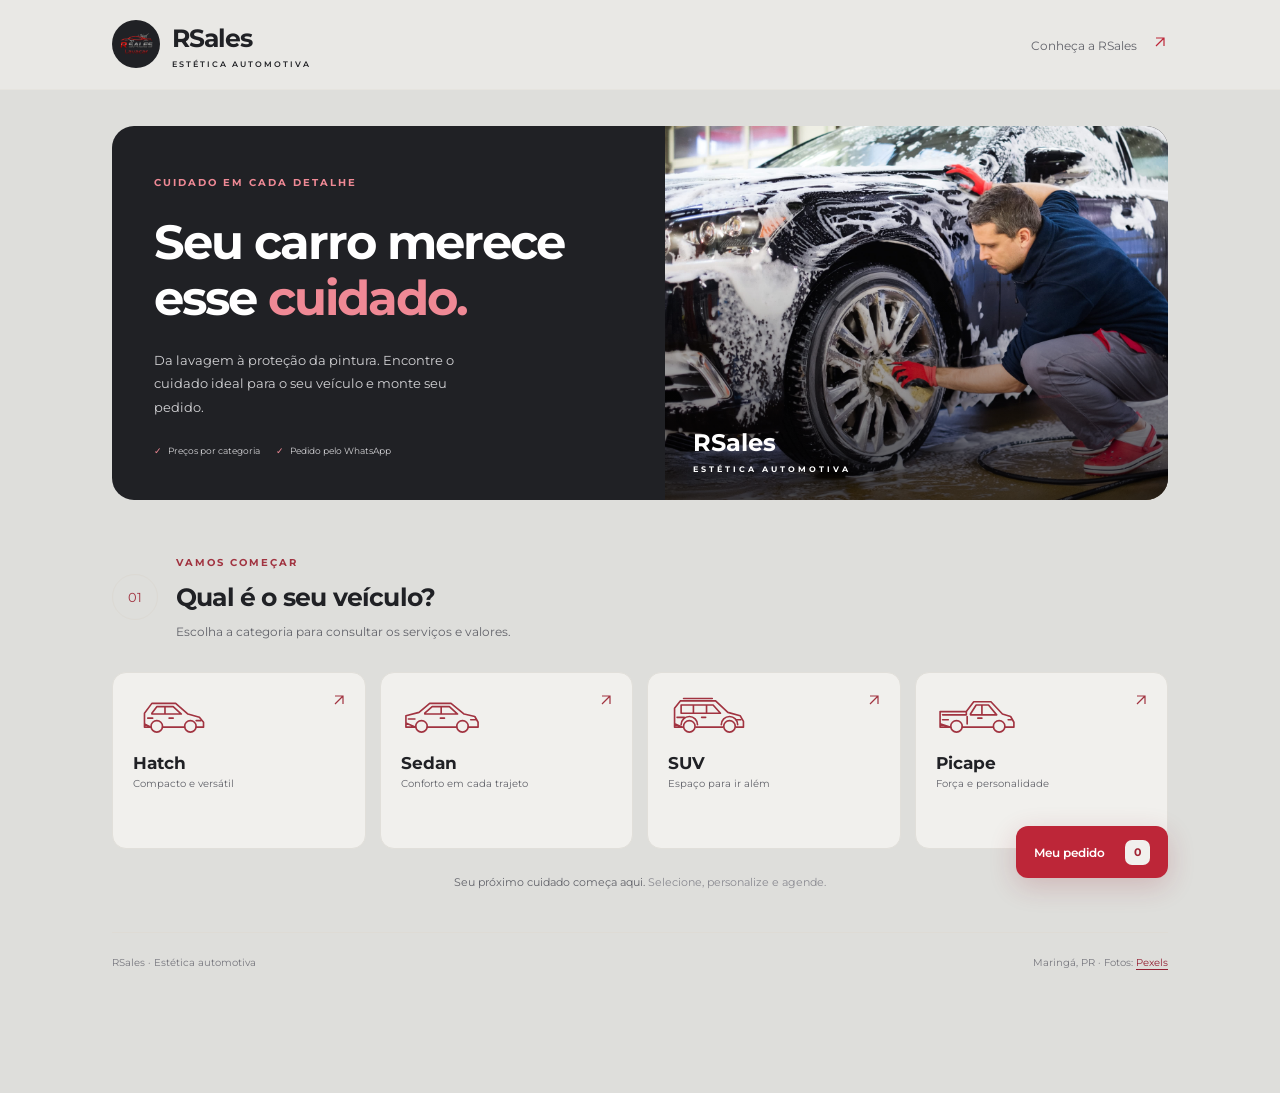
<file: catalogo/index.html>
<!DOCTYPE html>
<html lang="pt-BR">
<head>
    <meta charset="UTF-8">
    <meta name="viewport" content="width=device-width, initial-scale=1.0">
    <title>RSales Lavacar - Catálogo de Serviços</title>
    <link href="https://fonts.googleapis.com/css2?family=Montserrat:wght@400;600;700&display=swap" rel="stylesheet">
    <link rel="stylesheet" href="https://cdnjs.cloudflare.com/ajax/libs/font-awesome/6.0.0-beta3/css/all.min.css">
    <style>
        /* BOTÃO */
        .details-btn {
            background: linear-gradient(135deg, #0b5ed7, #084298);
            color: #fff;
            border: none;
            padding: 7px 14px;
            font-size: 13px;
            border-radius: 6px;
            cursor: pointer;
            margin-top: 8px;
            transition: all 0.3s ease;
        }

        .details-btn:hover {
            transform: translateY(-1px);
            box-shadow: 0 4px 10px rgba(0,0,0,0.2);
        }

        /* MODAL OVERLAY */
        .details-modal-overlay {
            position: fixed;
            inset: 0;
            background: rgba(0,0,0,0.75);
            z-index: 3000;

            display: none;
            justify-content: center;
            align-items: center;
        }

        /* ATIVO */
        .details-modal-overlay.active {
            display: flex;
        }

        /* MODAL BOX */
        .details-modal {
            background: #fff;
            padding: 22px 24px 24px;
            border-radius: 12px;
            max-width: 420px;
            width: 92%;
            box-shadow: 0 10px 30px rgba(0,0,0,0.4);
            position: relative;

            animation: modalScale 0.25s ease;
        }

        /* TÍTULO */
        .details-modal h3 {
            margin-top: 0;
            margin-bottom: 12px;
            color: #b30000;
            font-size: 1.25em;
            text-align: center;
        }

        /* TEXTO */
        .details-modal p {
            font-size: 0.95em;
            line-height: 1.6;
            color: #333;
            max-height: 320px;
            overflow-y: auto;
        }

        /* FECHAR */
        .details-modal .close-details {
            position: absolute;
            top: 10px;
            right: 14px;
            font-size: 24px;
            cursor: pointer;
            color: #444;
            transition: 0.2s;
        }

        .details-modal .close-details:hover {
            color: #b30000;
        }

        @keyframes modalScale {
            from {
                transform: scale(0.9);
                opacity: 0;
            }
            to {
                transform: scale(1);
                opacity: 1;
            }
        }

        :root {
            --primary-red: #dc3545;
            --dark-red: #c82333;
            --light-grey: #f8f9fa;
            --medium-grey: #e9ecef;
            --dark-grey: #343a40;
            --black: #212529;
            --white: #ffffff;
            --blue-light: #e6f7ff;
            --blue-dark: #007bff;
            --green: #28a745;
            --dark-green: #1e7e34;
        }
        body {
            font-family: 'Montserrat', sans-serif;
            margin: 0;
            padding: 0;
            background-color: var(--light-grey);
            color: var(--black);
            line-height: 1.6;
            overflow-x: hidden;
            padding-bottom: 70px;
        }
        .container {
            max-width: 900px;
            margin: 0 auto;
            padding: 0 20px;
            box-sizing: border-box;
        }
        header {
            background-color: var(--black);
            color: var(--white);
            padding: 15px 0;
            text-align: center;
            box-shadow: 0 2px 8px rgba(0, 0, 0, 0.2);
        }
        header h1 {
            margin: 0;
            font-size: 2.5em;
            font-weight: 700;
            color: var(--primary-red);
        }
        main {
            padding: 40px 0;
            max-width: 900px;
            margin: 40px auto;
            background-color: var(--white);
            border-radius: 8px;
            box-shadow: 0 2px 8px rgba(0, 0, 0, 0.1);
        }
        h2 { color: var(--black); text-align: center; margin-bottom: 20px; font-weight: 700; font-size: 2em; }
        .info-text { text-align: center; margin-bottom: 30px; font-size: 1.1em; color: var(--dark-grey); padding: 10px 0; border-bottom: 1px solid var(--medium-grey); border-top: 1px solid var(--medium-grey); }
        #car-selection .button-group { display: flex; flex-wrap: wrap; justify-content: center; gap: 15px; margin-top: 30px; margin-bottom: 30px; }
        .car-type-btn, .back-button { background-color: var(--primary-red); color: var(--white); border: none; padding: 12px 25px; font-size: 16px; border-radius: 5px; cursor: pointer; transition: background-color 0.3s ease, transform 0.2s ease; flex: 1 1 auto; max-width: 200px; font-weight: 600; }
        .car-type-btn:hover, .back-button:hover { background-color: var(--dark-red); transform: translateY(-2px); }
        .car-type-btn.active { background-color: var(--dark-red); border: 2px solid var(--primary-red); }

        /* Serviços Avulsos */
        .additional-services { padding: 0 20px; padding-top: 10px; margin-bottom: 40px; }
        .additional-services h3 { color: var(--black); font-size: 24px; margin-bottom: 15px; text-align: center; font-weight: 700; border-bottom: 2px solid var(--medium-grey); padding-bottom: 10px; }
        .service-item { 
            background-color: var(--light-grey); 
            border: 1px solid var(--medium-grey); 
            border-radius: 5px; 
            padding: 15px; 
            margin-bottom: 15px; 
            display: flex; 
            align-items: flex-start; 
            gap: 15px; 
            transition: background-color 0.3s, border-color 0.3s;
        }
        
        /* Destaque para o serviço selecionado */
        .service-item.selected {
            background-color: var(--blue-light);
            border: 2px solid var(--primary-red);
            box-shadow: 0 0 5px rgba(220, 53, 69, 0.5);
        }

        .service-item input[type="checkbox"] { 
            min-width: 20px; 
            height: 20px; 
            cursor: pointer; 
            accent-color: var(--primary-red); 
            margin-top: 5px; 
        }
        .service-details { flex-grow: 1; }
        .service-item h4 { color: var(--primary-red); margin-top: 0; margin-bottom: 5px; font-size: 1.2em; font-weight: 600; }
        .service-item .price { font-weight: bold; color: var(--black); font-size: 1.1em; display: block; margin-top: 5px; }
        .service-item p { font-size: 0.95em; color: var(--dark-grey); margin-bottom: 0; }

        .back-button { display: block; width: fit-content; margin: 30px auto 0; }
        
        /* --- ESTILOS DO MODAL/POPUP CENTRALIZADA --- */
        .floating-cart-wrapper {
            position: fixed;
            bottom: 20px;
            right: 20px;
            z-index: 1000;
        }

        #floating-cart-icon {
            background-color: var(--white);
            color: var(--primary-red);
            border: 2px solid var(--primary-red);
            width: 60px;
            height: 60px;
            border-radius: 50%;
            font-size: 28px;
            cursor: pointer;
            box-shadow: 0 4px 8px rgba(0, 0, 0, 0.2);
            transition: background-color 0.3s, transform 0.2s, color 0.3s;
            display: flex;
            align-items: center;
            justify-content: center;
            position: relative;
            margin-left: auto;
        }

        #floating-cart-icon:hover {
            background-color: var(--light-grey);
            color: var(--dark-red);
            transform: scale(1.05);
        }
        
        /* Animação */
        .cart-pulse {
            animation: pulse-ring 0.6s ease-out;
        }
        
        @keyframes pulse-ring {
            0% {
                transform: scale(1);
                box-shadow: 0 0 0 0px rgba(255, 0, 0, 0.7);
            }
            50% {
                transform: scale(1.1);
                box-shadow: 0 0 0 10px rgba(255, 0, 0, 0);
            }
            100% {
                transform: scale(1);
                box-shadow: 0 4px 8px rgba(0, 0, 0, 0.2);
            }
        }

        #cart-count {
            position: absolute;
            top: -5px;
            right: -5px;
            background-color: var(--green);
            color: var(--white);
            font-size: 12px;
            font-weight: 700;
            width: 20px;
            height: 20px;
            border-radius: 50%;
            display: flex;
            align-items: center;
            justify-content: center;
            pointer-events: none;
        }

        /* Modal do Carrinho (Fundo Escurecido) */
        .cart-modal-overlay {
            display: none; 
            position: fixed;
            z-index: 1001; 
            left: 0;
            top: 0;
            width: 100%;
            height: 100%;
            overflow: auto;
            background-color: rgba(0,0,0,0.6); 
            justify-content: center;
            align-items: center;
        }

        .cart-modal-overlay.active {
            display: flex; 
        }

        /* Conteúdo do Modal (A Popup Centralizada) */
        #cart-summary {
            background-color: var(--white);
            border-radius: 8px;
            padding: 20px;
            box-shadow: 0 4px 12px rgba(0, 0, 0, 0.3);
            width: 90%; 
            max-width: 400px; 
            max-height: 90vh; 
            overflow-y: auto;
            transform: scale(0.95);
            opacity: 0;
            transition: transform 0.3s ease-out, opacity 0.3s ease-out;
            border-top: 4px solid var(--primary-red);
            position: relative;
        }

        .cart-modal-overlay.active #cart-summary {
            transform: scale(1);
            opacity: 1;
        }

        #cart-summary h3 { 
            color: var(--black); 
            font-size: 18px; 
            margin-top: 0; 
            margin-bottom: 10px; 
            border-bottom: 1px dashed var(--dark-grey); 
            padding-bottom: 5px; 
            /* Estilo para centralizar o título do carrinho */
            text-align: center; 
        }
        #cart-items { list-style: none; padding: 0; margin-bottom: 15px; }
        #cart-items li { 
            font-size: 0.9em; 
            margin-bottom: 8px; 
            display: flex; 
            justify-content: space-between; 
            align-items: center; 
            color: var(--dark-grey); 
            border-bottom: 1px dotted var(--medium-grey);
            padding-bottom: 5px;
        }
        #cart-items li span:first-child { max-width: 60%; } 
        #cart-items li strong { color: var(--black); font-weight: 600; margin-right: 10px; }
        
        .remove-item-btn {
            background: none;
            border: none;
            color: var(--primary-red);
            cursor: pointer;
            font-size: 1.1em;
            padding: 0 5px;
            transition: color 0.2s;
            line-height: 1;
            margin-left: 5px;
        }
        .remove-item-btn:hover {
            color: var(--dark-red);
        }

        .cart-subtotal {
            font-size: 1.1em;
            font-weight: 600;
            color: var(--dark-grey);
            display: flex;
            justify-content: space-between;
            padding: 5px 0;
            border-top: 1px dashed var(--medium-grey);
        }

        .cart-discount {
            font-size: 1.1em;
            font-weight: 600;
            color: var(--green); 
            display: flex;
            justify-content: space-between;
            padding: 5px 0;
        }

        #cart-total { 
            font-size: 1.3em; 
            font-weight: 700; 
            color: var(--black); 
            display: flex; 
            justify-content: space-between; 
            padding: 10px 0; 
            border-top: 2px solid var(--primary-red); 
            margin-bottom: 5px;
        }
        
        .payment-note {
            font-size: 0.9em;
            color: var(--dark-red);
            text-align: center;
            margin-bottom: 15px;
            padding: 5px;
            background-color: #ffe6e6;
            border-radius: 3px;
            border: 1px solid var(--dark-red);
        }

        .checkout-button {
            display: block;
            width: 100%;
            max-width: none;
            background-color: var(--green);
            margin-top: 15px;
            border: none;
            padding: 10px;
            color: var(--white);
            font-weight: 600;
            border-radius: 5px;
            cursor: pointer;
            transition: background-color 0.3s;
        }
        .checkout-button:hover { background-color: var(--dark-green); }
        .checkout-button:disabled { background-color: #6c757d; cursor: not-allowed; }

        .close-modal {
            position: absolute;
            top: 10px;
            right: 15px;
            font-size: 24px;
            font-weight: bold;
            color: var(--dark-grey);
            cursor: pointer;
            transition: color 0.2s;
        }
        .close-modal:hover {
            color: var(--primary-red);
        }

        .appointment-message {
            text-align: center;
            margin-top: 20px;
            padding: 15px;
            background-color: var(--blue-light);
            border: 1px solid #b3e0ff;
            border-radius: 5px;
            font-size: 1.1em;
            color: var(--blue-dark);
        }
        .appointment-message a {
            color: var(--blue-dark);
            font-weight: bold;
            text-decoration: none;
        }
        .appointment-message a:hover {
            text-decoration: underline;
        }

        @media (max-width: 400px) {
            .floating-cart-wrapper {
                bottom: 10px;
                right: 10px;
            }
            #floating-cart-icon {
                width: 50px;
                height: 50px;
                font-size: 24px;
            }
        }
    </style>

    <link rel="stylesheet" href="catalogo.css?v=7">

</head>
<body>
    <header>
        <div class="container">
            <a class="brand" href="../" aria-label="RSales — página inicial"><img src="../rsales-logo.png" alt="RSales"><span>RSales<small>ESTÉTICA AUTOMOTIVA</small></span></a>
            <a class="header-link" href="../">Conheça a RSales <span aria-hidden="true"><svg width="16" height="16" viewBox="0 0 20 20" fill="none" stroke="currentColor" stroke-width="1.5" aria-hidden="true"><path d="M5 15 15 5M5 5h10v10"/></svg></span></a>
        </div>
    </header>
    
    <main class="container">
        <section id="car-selection">
            <div class="catalog-hero">
                <div class="hero-copy"><span class="eyebrow">CUIDADO EM CADA DETALHE</span>
                <h1>Seu carro merece<br>esse <em>cuidado.</em></h1>
                <p>Da lavagem à proteção da pintura. Encontre o cuidado ideal para o seu veículo e monte seu pedido.</p>
                <div class="hero-tags"><span>Preços por categoria</span><span>Pedido pelo WhatsApp</span></div></div>
                <div class="hero-photo"><img src="detalhada.jpg" alt="Lavagem detalhada de veículo" fetchpriority="high"><span>RSales <small>ESTÉTICA AUTOMOTIVA</small></span></div>
            </div>
            <div class="selection-heading"><span class="step-number">01</span><div><span class="eyebrow">VAMOS COMEÇAR</span><h2>Qual é o seu veículo?</h2><p>Escolha a categoria para consultar os serviços e valores.</p></div></div>
            <div class="button-group">
                <button class="car-type-btn" data-car="HATCH"><span class="vehicle-symbol" aria-hidden="true"><svg viewBox="0 0 100 48" fill="none" focusable="false"><path d="M14 34V21l9-12h29l15 13 14 4 5 6v6h-9m-14 0H36m-14 0h-8v-4Z"/>
<path d="m23 21 6-8h20l10 9H23Zm16-8v9M18 27h6m53 3h6M44 27h5"/>
<circle cx="29" cy="37" r="7"/><circle cx="70" cy="37" r="7"/></svg></span><strong>Hatch</strong><span class="vehicle-description">Compacto e versátil</span><span class="vehicle-arrow" aria-hidden="true"><svg width="16" height="16" viewBox="0 0 20 20" fill="none" stroke="currentColor" stroke-width="1.5" aria-hidden="true"><path d="M5 15 15 5M5 5h10v10"/></svg></span></button>
                <button class="car-type-btn" data-car="SEDAN"><span class="vehicle-symbol" aria-hidden="true"><svg viewBox="0 0 100 48" fill="none" focusable="false"><path d="M6 33v-9l16-4L35 9h26l16 13 13 3 4 7v6H82m-14 0H32m-14 0H6v-5Z"/>
<path d="m29 21 9-8h21l10 9H29Zm20-8v9M9 28h8m68 1h6M48 27h5"/>
<circle cx="25" cy="37" r="7"/><circle cx="75" cy="37" r="7"/></svg></span><strong>Sedan</strong><span class="vehicle-description">Conforto em cada trajeto</span><span class="vehicle-arrow" aria-hidden="true"><svg width="16" height="16" viewBox="0 0 20 20" fill="none" stroke="currentColor" stroke-width="1.5" aria-hidden="true"><path d="M5 15 15 5M5 5h10v10"/></svg></span></button>
                <button class="car-type-btn" data-car="SUV"><span class="vehicle-symbol" aria-hidden="true"><svg viewBox="0 0 100 48" fill="none" focusable="false"><path d="M8 34V15l7-9h43l15 14 15 4 4 7v7h-9m-16 0H34m-16 0H8v-4Z"/>
<path d="M16 18v-7h39l9 10H16Zm15-7v10m16-10v10M19 3h35M11 26h9m63 3h6M41 26h5"/>
<path d="M16 35a10 10 0 0 1 20 0m29 0a10 10 0 0 1 20 0"/>
<circle cx="26" cy="37" r="7"/><circle cx="75" cy="37" r="7"/></svg></span><strong>SUV</strong><span class="vehicle-description">Espaço para ir além</span><span class="vehicle-arrow" aria-hidden="true"><svg width="16" height="16" viewBox="0 0 20 20" fill="none" stroke="currentColor" stroke-width="1.5" aria-hidden="true"><path d="M5 15 15 5M5 5h10v10"/></svg></span></button>
                <button class="car-type-btn" data-car="PICAPE"><span class="vehicle-symbol" aria-hidden="true"><svg viewBox="0 0 100 48" fill="none" focusable="false"><path d="M5 34V19h32l9-12h21l14 15 10 3 4 7v6H84m-14 0H32m-14 0H5v-4Z"/>
<path d="M8 23h29V19m5 3 7-11h15l10 12H42Zm14-11v12M38 25v9m13-7h5M8 29h7m73 0h4"/>
<circle cx="25" cy="37" r="7"/><circle cx="77" cy="37" r="7"/></svg></span><strong>Picape</strong><span class="vehicle-description">Força e personalidade</span><span class="vehicle-arrow" aria-hidden="true"><svg width="16" height="16" viewBox="0 0 20 20" fill="none" stroke="currentColor" stroke-width="1.5" aria-hidden="true"><path d="M5 15 15 5M5 5h10v10"/></svg></span></button>

            </div>
        </section>

        <section id="services-display" style="display: none;">
            <h2 id="car-type-title"></h2>
            <div id="services-content">
            </div>
            
            <button id="back-to-selection" class="back-button">Voltar à Seleção de Carros</button>
        </section>
        <p class="catalog-note">Seu próximo cuidado começa aqui. <span>Selecione, personalize e agende.</span></p>
    </main>
    <footer class="catalog-footer"><span>RSales · Estética automotiva</span><span>Maringá, PR · Fotos: <a href="https://www.pexels.com" target="_blank" rel="noopener noreferrer">Pexels</a></span></footer>

    <div id="cart-modal" class="cart-modal-overlay">
    </div>

    <section class="floating-cart-wrapper">
        <button type="button" id="floating-cart-icon" aria-label="Abrir pedido">
            <span class="cart-label">Meu pedido</span>
            <span id="cart-count" aria-live="polite">0</span>
        </button>
    </section>
    
    <script src="combos.js"></script>
    <script src="https://assets.calendly.com/assets/external/widget.js" type="text/javascript" async></script>

    <script>
        // ESTRUTURA DE DADOS (APENAS SERVIÇOS AVULSOS)
        const carData = {
            "SUV": {
                "additional_services": [
                    {"name": "Lavagem Essencial", "description": "Limpeza rápida e eficiente para a manutenção do dia a dia.", "price": "R$ 100,00"},
                    // {"name": "Lavagem Basica", "description": "Limpeza interna e externa, com acabamento caprichado e excelente custo-benefício.", "price": "R$ 120,00"},
                    {"name": "Lavagem Completa + Cera Tradicional", "description": "Limpeza completa com aplicação de cera para brilho, proteção leve e toque suave na pintura.", "price": "R$ 150,00"},
                    {"name": "Lavagem Detalhada + Cera Premium", "description": "Limpeza completa com cera premium, oferecendo alto brilho, maior proteção e intensa hidrorepelência.", "price": "R$ 180,00"},
                    {"name": "Revitalização dos plásticos externos", "description": "Limpeza e descontaminação dos plásticos externos (para-choques, frisos, retrovisores), com realce da cor original, utilizando produtos de alta durabilidade.", "price": "R$ 60,00"},
                    {"name": "Revitalização dos plásticos internos", "description": "Limpeza e descontaminação dos plásticos internos (painel, portas, consoles), com realce da cor original e proteção UV.", "price": "R$ 80,00"},
                    {"name": "Descontaminação de pintura (Incluso Lavagem)", "description": "Removemos impurezas profundas da pintura, incluindo resíduos metálicos, seiva, poluentes e pulverização de tinta. O processo devolve o toque liso e realça o brilho da superfície.", "price": "R$ 500,00"},
                    {"name": "Descontaminação e Cristalização dos vidros", "description": "Limpeza profunda dos vidros externos, remoção de resíduos como chuva ácida, gordura e poluição, com aplicação de selante hidrofóbico para repelir a água.", "price": "R$ 250,00"},
                    {"name": "Higienização dos bancos (Couro ou Tecido)", "description": "Limpeza e hidratação profunda para manter seus bancos limpos e macios.", "price": "R$ Perante Avaliação"},
                    {"name": "Polimento Comercial (Incluso Lavagem + Descontaminação)", "description": "Polimento da lataria, removendo manchas e riscos leves, restaurando o brilho e a cor do veículo. Ideal para carros que perderam o brilho com o tempo.", "price": "R$ 600,00"},
                    {"name": "Revitalização dos faróis", "description": "Renova o brilho e remove o amarelado dos faróis, melhorando a iluminação e a estética do veículo.", "price": "R$ Perante Avaliação "},
                    {"name": "Lavagem de Motor (a Seco)", "description": "Processo detalhado e seguro que remove sujeira, poeira e resíduos do cofre e componentes do motor sem utilizar água em excesso", "price": "R$ 250,00"}
                ],
            },
            "HATCH": {
                "additional_services": [
                    {"name": "Lavagem Essencial", "description": "Limpeza rápida e eficiente para a manutenção do dia a dia.", "price": "R$ 70,00"},
                    // {"name": "Lavagem Basica", "description": "Limpeza interna e externa, com acabamento caprichado e excelente custo-benefício.", "price": "R$ 100,00"},
                    {"name": "Lavagem Completa + Cera Tradicional", "description": "Limpeza completa com aplicação de cera para brilho, proteção leve e toque suave na pintura.", "price": "R$ 120,00"},
                    {"name": "Lavagem Detalhada + Cera Premium", "description": "Limpeza completa com cera premium, oferecendo alto brilho, maior proteção e intensa hidrorepelência.", "price": "R$ 150,00"},
                    {"name": "Revitalização dos plásticos externos", "description": "Limpeza e descontaminação dos plásticos externos.", "price": "R$ 40,00"},
                    {"name": "Revitalização dos plásticos internos", "description": "Limpeza e descontaminação dos plásticos internos (painel, portas, consoles).", "price": "R$ 60,00"},
                    {"name": "Descontaminação de pintura (Incluso Lavagem)", "description": "Removemos impurezas profundas da pintura, incluindo resíduos metálicos, seiva, poluentes e pulverização de tinta. O processo devolve o toque liso e realça o brilho da superfície.", "price": "R$ 300,00"},
                    {"name": "Descontaminação e Cristalização dos vidros", "description": "Limpeza profunda dos vidros, remoção de chuva ácida e aplicação de selante hidrofóbico.", "price": "R$ 250,00"},
                    {"name": "Higienização dos bancos (Couro ou Tecido)", "description": "Limpeza e hidratação profunda para manter seus bancos limpos e macios.", "price": "R$ Perante Avaliação"},
                    {"name": "Polimento Comercial (Incluso Lavagem + Descontaminação)", "description": "Polimento da lataria, removendo manchas e riscos leves e recuperando o brilho.", "price": "R$ 400,00"},
                    {"name": "Revitalização dos faróis", "description": "Renova o brilho e remove o amarelado dos faróis.", "price": "R$ Perante Avaliação"},
                    {"name": "Lavagem de Motor (a Seco)", "description": "Processo detalhado e seguro que remove sujeira, poeira e resíduos do cofre e componentes do motor sem utilizar água em excesso", "price": "R$ 250,00"}
                ],
            },
            "SEDAN": {
                "additional_services": [
                    {"name": "Lavagem Essencial", "description": "Limpeza rápida e eficiente para a manutenção do dia a dia.", "price": "R$ 80,00"},
                    // {"name": "Lavagem Basica", "description": "Limpeza interna e externa, com acabamento caprichado e excelente custo-benefício.", "price": "R$ 110,00"},
                    {"name": "Lavagem Completa + Cera Tradicional", "description": "Limpeza completa com aplicação de cera para brilho, proteção leve e toque suave na pintura.", "price": "R$ 130,00"},
                    {"name": "Lavagem Detalhada + Cera Premium", "description": "Limpeza completa com cera premium, oferecendo alto brilho, maior proteção e intensa hidrorepelência.", "price": "R$ 160,00"},
                    {"name": "Revitalização dos plásticos externos", "description": "Limpeza e descontaminação dos plásticos externos.", "price": "R$ 40,00"},
                    {"name": "Revitalização dos plásticos internos", "description": "Limpeza e descontaminação dos plásticos internos (painel, portas, consoles).", "price": "R$ 60,00"},
                    {"name": "Descontaminação de pintura (Incluso Lavagem)", "description": "Removemos impurezas profundas da pintura, incluindo resíduos metálicos, seiva, poluentes e pulverização de tinta. O processo devolve o toque liso e realça o brilho da superfície.", "price": "R$ 400,00"},
                    {"name": "Descontaminação e Cristalização dos vidros", "description": "Limpeza profunda dos vidros, remoção de chuva ácida e aplicação de selante hidrofóbico.", "price": "R$ 250,00"},
                    {"name": "Higienização dos bancos (Couro ou Tecido)", "description": "Limpeza e hidratação profunda para manter seus bancos limpos e macios.", "price": "R$ Perante Avaliação"},
                    {"name": "Polimento Comercial (Incluso Lavagem + Descontaminação)", "description": "Polimento da lataria, removendo manchas e riscos leves e recuperando o brilho.", "price": "R$ 500,00"},
                    {"name": "Revitalização dos faróis", "description": "Renova o brilho e remove o amarelado dos faróis.", "price": "R$ Perante Avaliação"},
                    {"name": "Lavagem de Motor (a Seco)", "description": "Processo detalhado e seguro que remove sujeira, poeira e resíduos do cofre e componentes do motor sem utilizar água em excesso", "price": "R$ 250,00"}
                ],
            },
            "PICAPE": {
                "additional_services": [
                    {"name": "Lavagem Essencial", "description": "Limpeza rápida e eficiente para a manutenção do dia a dia.", "price": "R$ 110,00"},
                    // {"name": "Lavagem Basica", "description": "Limpeza interna e externa, com acabamento caprichado e excelente custo-benefício.", "price": "R$ 140,00"},
                    {"name": "Lavagem Completa + Cera Tradicional", "description": "Limpeza completa com aplicação de cera para brilho, proteção leve e toque suave na pintura.", "price": "R$ 170,00"},
                    {"name": "Lavagem Detalhada + Cera Premium", "description": "Limpeza completa com cera premium, oferecendo alto brilho, maior proteção e intensa hidrorepelência.", "price": "R$ 200,00"},
                    {"name": "Revitalização dos plásticos externos", "description": "Limpeza e descontaminação dos plásticos externos.", "price": "R$ 40,00"},
                    {"name": "Revitalização dos plásticos internos", "description": "Limpeza e descontaminação dos plásticos internos (painel, portas, consoles).", "price": "R$ 60,00"},
                    {"name": "Descontaminação de pintura (Incluso Lavagem)", "description": "Removemos impurezas profundas da pintura, incluindo resíduos metálicos, seiva, poluentes e pulverização de tinta. O processo devolve o toque liso e realça o brilho da superfície.", "price": "R$ 600,00"},
                    {"name": "Descontaminação e Cristalização dos vidros", "description": "Limpeza profunda dos vidros, remoção de chuva ácida e aplicação de selante hidrofóbico.", "price": "R$ 250,00"},
                    {"name": "Higienização dos bancos (Couro ou Tecido)", "description": "Limpeza e hidratação profunda para manter seus bancos limpos e macios.", "price": "R$ Perante Avaliação"},
                    {"name": "Polimento Comercial (Incluso Lavagem + Descontaminação)", "description": "Polimento da lataria, removendo manchas e riscos leves e recuperando o brilho.", "price": "R$ 700,00"},
                    {"name": "Revitalização dos faróis", "description": "Renova o brilho e remove o amarelado dos faróis.", "price": "R$ Perante Avaliação"},
                    {"name": "Lavagem de Motor (a Seco)", "description": "Processo detalhado e seguro que remove sujeira, poeira e resíduos do cofre e componentes do motor sem utilizar água em excesso", "price": "R$ 250,00"}
                ],
            }
        };
        function getServiceKey(name) {
            name = name.toLowerCase();

            if (name.includes('essencial')) return 'Essencial';
            if (name.includes('completa')) return 'Completa';
            if (name.includes('detalhada')) return 'Detalhada';    
            if (name.includes('plásticos externos')) return 'plasticosExternos';
            if (name.includes('plásticos internos')) return 'plasticosInternos';
            if (name.includes('descontaminação de pintura')) return 'descontaminacao';
            if (name.includes('bancos')) return 'bancos';
            if (name.includes('polimento')) return 'polimento';
            if (name.includes('motor')) return 'motor';
            if (name.includes('faróis') || name.includes('farois')) return 'farol';
            if (name.includes('vidros')) return 'vidros';

            return 'Essencial';
        }

        const aplicarRegrasSelecao = () => {
            const checkboxes = document.querySelectorAll('#services-content input[type="checkbox"]');

            let lavagemSelecionada = false;
            let descontaminacaoSelecionada = false;
            let PolimentoSelecionado = false;

            checkboxes.forEach(cb => {
                if (cb.checked) {
                    const key = getServiceKey(cb.dataset.name);

                    if (['Essencial','Completa','Detalhada'].includes(key)) {
                        lavagemSelecionada = true;
                    }
                    if (key === 'descontaminacao') descontaminacaoSelecionada = true;
                    if (key === 'polimento') PolimentoSelecionado = true;
                }
            });

            checkboxes.forEach(cb => {
                const key = getServiceKey(cb.dataset.name);
                const wrapper = cb.closest('.service-item');

                cb.disabled = false;
                wrapper.classList.remove('disabled');

                let motivo = '';

                if (lavagemSelecionada && !cb.checked) {
                    if (
                        key === 'descontaminacao' ||
                        key === 'polimento' ||
                        ['Essencial','Completa','Detalhada'].includes(key)
                    ) {
                        cb.disabled = true;
                        motivo = 'Já existe uma lavagem selecionada';
                    }
                }

                if (descontaminacaoSelecionada && !cb.checked) {
                    if (
                        key === 'polimento' ||
                        ['Essencial','Completa','Detalhada'].includes(key)
                    ) {
                        cb.disabled = true;
                        motivo = 'Serviço incompatível com descontaminação';
                    }
                }

                if (PolimentoSelecionado && !cb.checked) {
                    if (
                        key === 'descontaminacao' ||
                        ['Essencial','Completa','Detalhada'].includes(key)
                    ) {
                        cb.disabled = true;
                        motivo = 'Serviço incompatível com Polimento';
                    }
                }

                if (cb.disabled) {
                    wrapper.classList.add('disabled');

                    if (!wrapper.querySelector('.lock-tooltip')) {
                        const span = document.createElement('span');
                        span.className = 'lock-tooltip';
                        span.innerText = motivo;
                        wrapper.querySelector('.service-details').appendChild(span);
                    } else {
                        wrapper.querySelector('.lock-tooltip').innerText = motivo;
                    }
                } else {
                    const tooltip = wrapper.querySelector('.lock-tooltip');
                    if (tooltip) tooltip.remove();
                }
            });
        };

        document.addEventListener('DOMContentLoaded', () => {
            const carTypeButtons = document.querySelectorAll('.car-type-btn');
            const backButton = document.getElementById('back-to-selection');
            const carSelectionSection = document.getElementById('car-selection');
            const servicesDisplaySection = document.getElementById('services-display');
            const carTypeTitle = document.getElementById('car-type-title');
            const servicesContent = document.getElementById('services-content');
            
            const floatingCartIcon = document.getElementById('floating-cart-icon');
            const cartCountSpan = document.getElementById('cart-count');
            
            const cartModalOverlay = document.getElementById('cart-modal');
            let cartItemsList;
            let cartSummaryElement; 
            let checkoutButton;

            let cart = [];
            let currentCarType = '';
            let nextItemId = 0; 
            
            let currentSubtotal = 0; // Armazena o subtotal numérico
            let currentTotal = 0;   // Armazena o total numérico

            const WHATSAPP_NUMBER = '5544997063542';
            const DISCOUNT_RATE = 0.05; // 5% de desconto

            /**
             * FUNÇÃO CRÍTICA: Converte a string de preço em formato BRL (Ex: R$ 1.000,00) para um float (Ex: 1000.00).
             */
            const formatPrice = (priceText) => {
                // Remove "R$" e qualquer texto que não seja dígito, ponto ou vírgula
                let numStr = priceText.replace(/[^0-9,.]/g, '').trim();
                
                // Trata o caso de "60,00 cada"
                // if (numStr.endsWith('')) {
                //      numStr = numStr.replace('', '').trim();
                // }

                // 1. Remove o separador de milhares (o ponto)
                // Ex: "1.000,00" -> "1000,00"
                numStr = numStr.replace(/\./g, ''); 
                
                // 2. Converte o separador decimal (a vírgula) para o ponto decimal
                // Ex: "1000,00" -> "1000.00"
                numStr = numStr.replace(',', '.');
                
                return parseFloat(numStr) || 0;
            };

            /**
             * FUNÇÃO CRÍTICA: Formata um número float para o formato de moeda BRL (R$ 1.000,00).
             */
            const formatToBRL = (number) => {
                return new Intl.NumberFormat('pt-BR', {
                    style: 'currency',
                    currency: 'BRL'
                }).format(number);
            };

            const animateCart = () => {
                floatingCartIcon.classList.remove('cart-pulse');
                void floatingCartIcon.offsetWidth; 
                floatingCartIcon.classList.add('cart-pulse');
            }

            const toggleFloatingCart = () => {
                if (cartModalOverlay.classList.contains('active')) {
                    cartModalOverlay.classList.remove('active');
                } else {
                    cartModalOverlay.classList.add('active');
                }
            };
            
            const createCartSummaryHTML = () => {
                const summaryHTML = `
                    <section id="cart-summary">
                        <span class="close-modal">&times;</span>
                        <h3>🛒 Carrinho de Serviços</h3>
                        <ul id="cart-items">
                            <li>Nenhum serviço selecionado.</li>
                        </ul>
                        <div id="cart-summary-totals"> 
                        </div>
                        
                        <p class="payment-note">
                            Valores válidos para pagamento em Dinheiro ou PIX
                        </p>
                        <button id="checkout-button" class="checkout-button" disabled>Agendar</button>
                    </section>
                `;
                
                cartModalOverlay.innerHTML = summaryHTML;
                
                cartItemsList = document.getElementById('cart-items');
                cartSummaryElement = document.getElementById('cart-summary-totals');
                checkoutButton = document.getElementById('checkout-button');

                checkoutButton.addEventListener('click', handleCheckout);
                document.querySelector('.close-modal').addEventListener('click', toggleFloatingCart);
                
                cartModalOverlay.addEventListener('click', (event) => {
                    if (event.target === cartModalOverlay) {
                        toggleFloatingCart();
                    }
                });
            };

            const removeItem = (itemId) => {
                const index = cart.findIndex(item => item.id === itemId);
                if (index > -1) {
                    const item = cart[index];
                    const checkbox = document.getElementById(item.elementId);
                    
                    if (checkbox) {
                        checkbox.checked = false;
                        checkbox.removeAttribute('data-cart-id');
                        
                        // Remove o destaque do item de serviço
                        const serviceItemDiv = checkbox.closest('.service-item');
                        if (serviceItemDiv) {
                            serviceItemDiv.classList.remove('selected');
                        }
                    }
                    
                    cart.splice(index, 1);
                    renderCart();
                    syncComboSelection();
                    aplicarRegrasSelecao();
                }
            };
            
            const renderCart = () => {
                if (!cartSummaryElement) {
                    createCartSummaryHTML();
                }

                cartItemsList.innerHTML = '';
                currentSubtotal = 0;
                let discountAmount = 0;
                const itemCount = cart.length;

                if (itemCount === 0) {
                    cartItemsList.innerHTML = '<li>Nenhum serviço selecionado.</li>';
                    checkoutButton.disabled = true;
                } else {
                    cart.forEach(item => {
                        const li = document.createElement('li');
                        li.setAttribute('data-id', item.id); 
                        li.innerHTML = `
                            <span>${item.name}</span>
                            <div>
                                <strong>${formatToBRL(item.price)}</strong>
                                <button class="remove-item-btn" data-id="${item.id}" title="Remover item">&times;</button>
                            </div>
                        `;
                        cartItemsList.appendChild(li);
                        currentSubtotal += item.price;
                    });
                    checkoutButton.disabled = false;
                    
                    document.querySelectorAll('.remove-item-btn').forEach(button => {
                        button.addEventListener('click', (event) => {
                            const itemId = parseInt(event.target.dataset.id);
                            removeItem(itemId);
                        });
                    });
                }
                
                if (itemCount >= 2) {
                    discountAmount = currentSubtotal * DISCOUNT_RATE;
                    currentTotal = currentSubtotal - discountAmount;
                } else {
                    currentTotal = currentSubtotal;
                }
                
                // Arredondamento para evitar problemas de ponto flutuante no JavaScript
                currentTotal = Math.round(currentTotal * 100) / 100;
                discountAmount = Math.round(discountAmount * 100) / 100;
                currentSubtotal = Math.round(currentSubtotal * 100) / 100;
                
                let totalsHTML = '';
                if (itemCount > 0) {
                    if (discountAmount > 0) {
                        totalsHTML += `
                            <div class="cart-subtotal">
                                <span>Subtotal:</span>
                                <span>${formatToBRL(currentSubtotal)}</span>
                            </div>
                            <div class="cart-discount">
                                <span>Desconto (5% em ${itemCount} itens):</span>
                                <span>-${formatToBRL(discountAmount)}</span>
                            </div>
                        `;
                    }
                }
                
                totalsHTML += `
                    <div id="cart-total">
                        <span>Total:</span>
                        <span id="total-price">${formatToBRL(currentTotal)}</span>
                    </div>
                `;
                
                cartSummaryElement.innerHTML = totalsHTML;

                cartCountSpan.textContent = itemCount;
                floatingCartIcon.style.display = 'flex';
                syncComboSelection();
            };


            const handleServiceChange = (event) => {
                const checkbox = event.target;
                // Combos e pedidos personalizados são duas formas alternativas de seleção.
                if (cart.some(item => item.type === 'combo')) {
                    cart = [];
                    syncComboSelection();
                }
                const serviceItemDiv = checkbox.closest('.service-item');
                const serviceName = checkbox.dataset.name;
                const servicePrice = formatPrice(checkbox.dataset.price); // Valor numérico

                if (checkbox.checked) {
                    serviceItemDiv.classList.add('selected'); // Adiciona classe de destaque

                    const serviceId = nextItemId++;
                    cart.push({
                        id: serviceId, 
                        type: 'service', 
                        name: serviceName,
                        price: servicePrice,
                        elementId: checkbox.id 
                    });
                    
                    checkbox.setAttribute('data-cart-id', serviceId); 

                    animateCart();
                } else {
                    serviceItemDiv.classList.remove('selected'); // Remove classe de destaque

                    const cartId = parseInt(checkbox.getAttribute('data-cart-id'));
                    const index = cart.findIndex(item => item.id === cartId);

                    if (index > -1) {
                        cart.splice(index, 1);
                        checkbox.removeAttribute('data-cart-id');
                    }
                }

                renderCart();
                aplicarRegrasSelecao();
            };
            
            /**
             * FUNÇÃO CRÍTICA: Geração da mensagem de checkout
             */
            const handleCheckout = () => {
                // Usamos as variáveis numéricas globais atualizadas pelo renderCart
                const finalTotal = currentTotal;
                const subtotalValue = currentSubtotal;
                const discountAmount = subtotalValue * DISCOUNT_RATE;

                const itemsList = cart.map(item => `- ${item.name} (${formatToBRL(item.price)})${item.services ? '\n' + item.services.map(service => '  • ' + service).join('\n') + '\n  Valor do combo já inclui 5% OFF.' : ''}`).join('\n');
                
                let messageBody = `Olá, gostaria de agendar os seguintes serviços para meu veículo ${currentCarType}:\n\n${itemsList}\n`;

                if (cart.length >= 2) {
                    messageBody += `\nSubtotal: ${formatToBRL(subtotalValue)}\n`;
                    messageBody += `Desconto (5% por múltiplos itens): -${formatToBRL(discountAmount)}\n`;
                }

                messageBody += `\nTotal: ${formatToBRL(finalTotal)}`;
                
                messageBody += `\n\n*Favor confirmar a disponibilidade de horário.*`;
                
                const whatsappUrl = `https://wa.me/${WHATSAPP_NUMBER}?text=${encodeURIComponent(messageBody)}`;
                window.open(whatsappUrl, '_blank');
            };


            // Fotos ilustrativas: priorize arquivos locais quando o conteúdo já foi conferido.
            const servicePhotos = {
                Essencial: [null, 'imagens/lavagem-essencial.jpg', 'Pessoa lavando um carro com jato de água'],
                Completa: [null, 'imagens/lavagem-completa.jpg', 'Profissional aplicando espuma na lavagem de um carro'],
                Detalhada: [null, 'imagens/lavagem-detalhada-enviada.jpg', 'Limpeza detalhada da grade e da dianteira de um carro com pincel e espuma'],
                plasticosExternos: [null, 'imagens/grade-parachoque.jpg', 'Detalhe da grade dianteira junto ao para-choque de um carro'],
                plasticosInternos: [null, 'imagens/painel-limpeza.webp', 'Pessoa limpando os plásticos do painel com pano de microfibra'],
                descontaminacao: [null, 'imagens/claybar.png', 'Ilustração gerada por IA: aplicação manual de claybar na pintura de um carro'],
                bancos: [null, 'couro.jpeg', 'Pessoa limpando um banco de couro com pano de microfibra'],
                polimento: [null, 'polimento.jpg', 'Profissional usando uma politriz na pintura de um carro'],
                motor: [null, 'imagens/motor-limpo.jpg', 'Motor de carro limpo com componentes e mangueiras em destaque'],
                farol: [null, 'imagens/manutencao-farois.jpg', 'Profissional revitalizando o farol de um carro com ferramenta elétrica'],
                vidros: [null, 'vidros.jpg', 'Pessoa limpando o para-brisa de um carro com pano de microfibra']
            };

            const generateCombosHTML = (carType) => `
                <section class="combos-section" aria-labelledby="combos-title">
                    <div class="combos-heading">
                        <div><span class="eyebrow">MAIS CUIDADO, MELHOR CUSTO-BENEFÍCIO</span>
                        <h2 id="combos-title">Combinações para cuidar melhor.</h2>
                        <p>Escolha um combo pronto ou monte seu pedido com serviços avulsos.</p></div>
                        <span class="combo-payment">5% OFF · Dinheiro ou PIX</span>
                    </div>
                    <div class="combo-grid">
                        ${catalogCombos[carType].map((combo, index) => `
                            <article class="combo-card">
                                <div class="combo-card-top"><span class="combo-number">COMBO ${String(index + 1).padStart(2, '0')}</span>
                                <span class="combo-discount">5% OFF</span></div>
                                <h3>${combo.name.replace('Combo ', '')}</h3>
                                <ul>${combo.services.map(service => `<li>${service}</li>`).join('')}</ul>
                                <div class="combo-price"><span>De <s>${formatToBRL(combo.originalPrice)}</s> por</span>
                                    <strong>${formatToBRL(combo.price)}</strong>
                                    <small>Economize ${formatToBRL(combo.originalPrice - combo.price)}</small></div>
                                <button type="button" class="combo-select" data-combo="${index}" aria-pressed="false">Selecionar combo <span aria-hidden="true">+</span></button>
                            </article>`).join('')}
                    </div>
                    <p class="combo-selection-note" aria-live="polite">Os combos já incluem 5% de desconto. A seleção de um combo substitui os serviços selecionados.</p>
                </section>`;

            const syncComboSelection = () => {
                const selectedCombo = cart.find(item => item.type === 'combo');
                document.querySelectorAll('.combo-select').forEach(button => {
                    const selected = selectedCombo?.comboIndex === Number(button.dataset.combo);
                    button.setAttribute('aria-pressed', String(selected));
                    button.closest('.combo-card').classList.toggle('combo-selected', selected);
                    button.innerHTML = selected ? 'Combo selecionado <span aria-hidden="true">✓</span>' : `${cart.length ? 'Trocar seleção por este combo' : 'Selecionar combo'} <span aria-hidden="true">+</span>`;
                });
            };

            const selectCombo = (index) => {
                const alreadySelected = cart.some(item => item.type === 'combo' && item.comboIndex === index);
                document.querySelectorAll('#services-content input[type="checkbox"]').forEach(checkbox => {
                    checkbox.checked = false;
                    checkbox.removeAttribute('data-cart-id');
                    checkbox.closest('.service-item').classList.remove('selected');
                });
                const combo = catalogCombos[currentCarType][index];
                cart = alreadySelected ? [] : [{ id: nextItemId++, type: 'combo', comboIndex: index,
                    name: combo.name, services: combo.services, price: combo.price }];
                renderCart();
                syncComboSelection();
                aplicarRegrasSelecao();
                animateCart();
            };

            const generateServicesHTML = (data) => {
                const services = data.additional_services;
                let html = '';

                // Apenas Serviços Avulsos
                html += `
                    <section class="additional-services">
                        <h3 class="custom-order-heading">Prefere personalizar? Escolha serviços avulsos.</h3>
                        <p class="custom-order-note">Ao selecionar um serviço avulso, o combo selecionado será substituído.</p>
                `;

                services.forEach((service, index) => {
                    const id = `service-${currentCarType}-${index}`;
                    const isChecked = cart.some(item => item.name === service.name);
                    const selectedClass = isChecked ? 'selected' : '';
                    const [photo, fallback, photoAlt] = servicePhotos[getServiceKey(service.name)];
                    const photoSrc = photo
                        ? `https://images.unsplash.com/photo-${photo}?auto=format&fit=crop&w=720&q=75`
                        : fallback;

                    // Ajusta a exibição para incluir "cada" no preço se for o farol
                    let priceDisplay = service.price;
                    if (service.name.includes("Revitalização dos faróis")) {
                        priceDisplay += ' ';
                    }

                    html += `
                        <div class="service-item ${selectedClass}" style="--reveal-delay: ${Math.min(index, 4) * 55}ms">
                            <div class="service-photo service-photo--${getServiceKey(service.name)}">
                                <img src="${photoSrc}"
                                     alt="${photoAlt}" loading="lazy" decoding="async" width="720" height="400"
                                     onerror="this.onerror=null; this.src='${fallback}'">
                            </div>
                            <div class="service-card-content">
                            <input 
                                type="checkbox" 
                                id="${id}" 
                                data-name="${service.name}" 
                                data-price="${service.price}"
                                ${isChecked ? 'checked' : ''}
                            />
                            <div class="service-details">
                                <label for="${id}">
                                    <h4>${service.name}</h4>
                                    <p>${service.description.substring(0, 70)}...</p>

                                </label>
                                <button type="button" class="details-btn"
                                        aria-label="Mais detalhes: ${service.name}"
                                        onclick="abrirModal('${getServiceKey(service.name)}')">
                                    MAIS DETALHES <span aria-hidden="true">+</span>
                                </button>
                                <span class="price">${priceDisplay}</span>
                            </div>
                            </div>
                        </div>
                    `;
                });

                html += `</section>`;
                return html;
            };

            const showServices = (carType) => {
                currentCarType = carType;
                carTypeTitle.textContent = `${carType}`;
                servicesContent.innerHTML = generateCombosHTML(carType) + generateServicesHTML(carData[carType]);
                document.querySelectorAll('.combo-select').forEach(button => {
                    button.addEventListener('click', () => selectCombo(Number(button.dataset.combo)));
                });
                carSelectionSection.style.display = 'none';
                servicesDisplaySection.style.display = 'block';

                document.querySelectorAll('#services-content input[type="checkbox"]').forEach(checkbox => {
                    checkbox.addEventListener('change', handleServiceChange);
                });
                renderCart(); // Atualiza o carrinho ao mudar o tipo de carro
                // A troca de seção deve começar no topo, mesmo após rolar as categorias.
                window.scrollTo({ top: 0, left: 0, behavior: 'instant' });
            };
            
            const showCarSelection = () => {
                carSelectionSection.style.display = 'block';
                servicesDisplaySection.style.display = 'none';
                
                // Limpar carrinho e desmarcar tudo ao voltar (opcional, mas recomendado)
                cart = [];
                currentCarType = '';
                renderCart();
                
                // Remove a classe 'active' de todos os botões de seleção de carro
                carTypeButtons.forEach(btn => btn.classList.remove('active'));
            };

            carTypeButtons.forEach(button => {
                button.addEventListener('click', (event) => {
                    const carType = event.currentTarget.dataset.car;
                    showServices(carType);

                    // Adiciona a classe 'active' ao botão clicado
                    carTypeButtons.forEach(btn => btn.classList.remove('active'));
                    event.currentTarget.classList.add('active');
                });
            });

            backButton.addEventListener('click', showCarSelection);
            floatingCartIcon.addEventListener('click', toggleFloatingCart);
                  
            // Inicializa o modal do carrinho
            createCartSummaryHTML();
            renderCart(); 
            aplicarRegrasSelecao(); // Renderiza o carrinho vazio inicialmente
        });
    </script>
   
    <!-- MODAL MAIS DETALHES -->
<div id="modalDetalhes" class="modal">
  <div class="modal-content">
    <span class="close" onclick="fecharModal()">&times;</span>
    <h2 id="modalTitulo"></h2>
    <ul id="modalLista"></ul>
  </div>
</div>
<style>
        /* Serviço bloqueado */
    .service-item.disabled {
        opacity: 0.55;
        filter: grayscale(100%);
        pointer-events: none;
        position: relative;
    }

    .service-item.disabled::after {
        content: "🔒";
        position: absolute;
        top: 8px;
        right: 10px;
        background: #dc3545;
        color: #fff;
        font-size: 11px;
        padding: 3px 6px;
        border-radius: 6px;
        font-weight: 600;
    }

    .service-item.disabled .lock-tooltip {
        display: block;
    }

    .lock-tooltip {
        display: none;
        font-size: 12px;
        margin-top: 6px;
        color: #b30000;
        font-weight: 600;
    }

    .modal {
     position: fixed;
     inset: 0;
     z-index: 9999;
     background: rgba(0,0,0,0.6);
     backdrop-filter: blur(3px);

     display: none;
     align-items: center;
     justify-content: center;
    }


    .modal-content {
    background: #fff;
    padding: 22px;
    border-radius: 14px;
    max-width: 450px;
    width: 92%;
    animation: zoom .25s ease;
    }

@keyframes zoom {
  from { transform: translateY(15px) scale(0.95); opacity: 0; }
  to { transform: translateY(0) scale(1); opacity: 1; }
}


.close {
  float: right;
  font-size: 28px;
  cursor: pointer;
}

#modalTitulo {
  margin-bottom: 10px;
  color: #111;
  font-size: 22px;
}

#modalLista {
  padding-left: 18px;
}

#modalLista li {
  margin-bottom: 8px;
  font-size: 15px;
}
</style>

<script>
    const servicos = {
  Essencial: {
    titulo: "Lavagem Essencial",
    itens: [
      "Lavagem externa com shampoo tradicional",
      "Limpeza interna superficial",
      "Limpeza rápida de rodas e pneus",
      "Finalização com brilho nos pneus"
    ]
  },

  Completa: {
    titulo: "Lavagem Completa + Cera Tradicional",
    itens: [
      "Pré-lavagem desengraxante",
      "Lavagem externa com luva de microfibra",
      "Aplicação de cera tradicional",
      "Aspiração interna completa",
      "Limpeza de painel, portas e console",
      "Limpeza dos vidros internos e externos",
      "Lavagem de rodas e pneus",
      "Finalização com brilho nos pneus"
    ]
  },
  
  Detalhada: {
    titulo: "Lavagem Detalhada + Cera Premium",
    itens: [
      "Lavagem técnica detalhada (incluso pré-lavagem)",
      "Limpeza detalhada das rodas, caixas de rodas e pneus",
      "Limpeza interna profunda",
      "Limpeza dos vidros internos e externos (com antiembaçante)",
      "Aplicação de cera premium de alta durabilidade e hidrorepelencia",
      "Secagem com microfibra especial",
      "Finalização com brilho nos pneus"
    ]
  },

  plasticosExternos: {
    titulo: "Revitalização dos plásticos externos",
    itens: [
        "Limpeza profunda dos plásticos externos",
        "Descontaminação de sujeiras pesadas",
        "Revitalização da cor original",
        "Proteção UV prolongada"
    ]
},

   plasticosInternos: {
    titulo: "Hidratação dos plásticos internos",
    itens: [
        "Limpeza técnica de painel, portas e console",
        "Revitalização da cor original",
        "Proteção UV",
        "Acabamento premium"
    ]
},

descontaminacao: {
  titulo: "Descontaminação de pintura",
  itens: [
    "Lavagem técnica",
    "Remoção de resíduos metálicos",
    "Remoção de seiva, poluição, pulverização de tinta e outros",
    "Clay bar profissional",
    "Toque liso e brilho restaurado"
  ]
},

bancos: {
  titulo: "Higienização e hidratação dos bancos (Couro ou Tecido)",
  itens: [
    "Higienização profunda dos bancos",
    "Limpeza de poros",
    "Hidratação intensiva",
    "Proteção contra ressecamento",
    "Remoção de manchas"
  ]
},

polimento: {
    titulo: "Polimento Comercial",
    itens: [
      "Lavagem técnica preparatória",
      "Descontaminação da pintura",
      "Aplicação de cera ou selante técnico profissional com politriz",
      "Proteção contra raios UV",
      "Acabamento final com alto brilho"
    ]
},

  motor: {
    titulo: "Limpeza e Proteção de Motor",
    itens: [
      "Isolamento das partes sensíveis",
      "Limpeza técnica segura do cofre do motor",
      "Remoção de graxa, poeira e sujeira",
      "Aplicação de protetor em plásticos e borrachas",
      "Acabamento final"
    ]
  },

  farol: {
    titulo: "Revitalização de Faróis",
    itens: [
      "Lixamento técnico progressivo",
      "Polimento profissional",
      "Aplicação de proteção UV",
      "Restauração da transparência"
    ]
  },

  vidros: {
    titulo: "Descontaminação e Cristalização de Vidros",
    itens: [
      "Limpeza técnica dos vidros",
      "Descontaminação da superfície",
      "Remoção de Chuva Ácida",
      "Aplicação de produto hidrorrepelente",
      "Acabamento final"
    ]
  }
};

function abrirModal(servico) {
  document.getElementById("modalTitulo").innerText = servicos[servico].titulo;

  const lista = document.getElementById("modalLista");
  lista.innerHTML = "";

  servicos[servico].itens.forEach(item => {
    const li = document.createElement("li");
    li.textContent = item;
    lista.appendChild(li);
  });

  document.getElementById("modalDetalhes").style.display = "flex";
}

function fecharModal() {
  document.getElementById("modalDetalhes").style.display = "none";
}

window.onclick = function(event) {
  if (event.target == document.getElementById("modalDetalhes")) {
    fecharModal();
  }
}
</script>
</body>
</html>
</file>
<file: catalogo/catalogo.css>
/* Identidade visual e layouts responsivos do catálogo RSales. */
:root {
    --primary-red:#bd2638;
    --dark-red:#981c2b;
    --black:#202125;
    --light-grey:#dededb;
    --dark-grey:#62636a;
}
* {
    box-sizing:border-box}
    body {
        background:#dededb;
        color:#202125;
        padding-bottom:100px;
        -webkit-font-smoothing:antialiased}
        button,a {
            -webkit-tap-highlight-color:transparent}
            button {
                font-family:inherit}
                button:focus-visible,a:focus-visible,input:focus-visible {
                    outline:3px solid #bd2638;
                    outline-offset:5px}
                    .container {
                        max-width:1120px;
                        padding:0 32px}
                        header {
                            background:#e9e8e5;
                            padding:18px 0;
                            box-shadow:none;
                            border-bottom:1px solid #e6e4df;
                            text-align:left}
                            header .container {
                                display:flex;
                                align-items:center;
                                justify-content:space-between;
                                gap:16px}
                                .brand {
                                    display:flex;
                                    align-items:center;
                                    gap:12px;
                                    color:#202125;
                                    text-decoration:none;
                                    font-weight:700;
                                    font-size:25px;
                                    letter-spacing:-1px}
                                    .brand img{
                                        width:48px;
                                        height:48px;
                                        object-fit:contain;
                                        border-radius:50%;
                                        background:#202125}
                                        .brand small{
                                            display:block;
                                            font-size:8px;
                                            letter-spacing:2px;
                                            font-weight:600}
                                            .header-link {
                                                font-size:12px;
                                                text-decoration:none;
                                                color:#62636a}
                                                .header-link span{
                                                    margin-left:12px;
                                                    color:#bd2638}
                                                    main.container {
                                                        background:none;
                                                        box-shadow:none;
                                                        margin:36px auto 0;
                                                        border-radius:0}
                                                        .catalog-hero{
                                                            display:grid;
                                                            grid-template-columns:1.1fr 1fr;
                                                            background:#202125;
                                                            border-radius:22px;
                                                            overflow:hidden;
                                                            min-height:360px;
                                                            margin-bottom:48px}
                                                            .hero-copy{
                                                                padding:42px;
                                                                color:#fff}
                                                                .eyebrow{
                                                                    font-size:10px;
                                                                    font-weight:700;
                                                                    letter-spacing:2px;
                                                                    color:#a13340}
                                                                    .hero-copy .eyebrow{
                                                                        color:#ef8995}
                                                                        .hero-copy h1{
                                                                            font-size:clamp(32px,4vw,48px);
                                                                            line-height:1.16;
                                                                            letter-spacing:-2px;
                                                                            margin:22px 0}
                                                                            .hero-copy em{
                                                                                font-style:normal;
                                                                                color:#ef8995}
                                                                                .hero-copy p{
                                                                                    font-size:13px;
                                                                                    color:#d2d2d5;
                                                                                    max-width:340px;
                                                                                    line-height:1.8}
                                                                                    .hero-tags{
                                                                                        display:flex;
                                                                                        flex-wrap:wrap;
                                                                                        gap:16px;
                                                                                        font-size:9px;
                                                                                        color:#d2d2d5;
                                                                                        margin-top:25px}
                                                                                        .hero-tags span:before{
                                                                                            content:'✓';
                                                                                            color:#ef8995;
                                                                                            margin-right:6px}
                                                                                            .hero-photo{
                                                                                                position:relative;
                                                                                                min-height:300px}
                                                                                                .hero-photo img{
                                                                                                    width:100%;
                                                                                                    height:100%;
                                                                                                    position:absolute;
                                                                                                    object-fit:cover}
                                                                                                    .hero-photo:after{
                                                                                                        content:'';
                                                                                                        position:absolute;
                                                                                                        inset:0;
                                                                                                        background:linear-gradient(0deg,rgba(0,0,0,.7),transparent 65%)}
                                                                                                        .hero-photo>span{
                                                                                                            position:absolute;
                                                                                                            bottom:25px;
                                                                                                            left:28px;
                                                                                                            z-index:1;
                                                                                                            color:white;
                                                                                                            font-size:24px;
                                                                                                            font-weight:700}
                                                                                                            .hero-photo small{
                                                                                                                display:block;
                                                                                                                font-size:8px;
                                                                                                                letter-spacing:3px}
                                                                                                                .selection-heading{
                                                                                                                    display:flex;
                                                                                                                    align-items:center;
                                                                                                                    gap:18px}
                                                                                                                    .step-number{
                                                                                                                        border:1px solid #dcd9d3;
                                                                                                                        border-radius:50%;
                                                                                                                        width:46px;
                                                                                                                        height:46px;
                                                                                                                        display:grid;
                                                                                                                        place-items:center;
                                                                                                                        font-size:13px;
                                                                                                                        color:#a13340;
                                                                                                                        flex-shrink:0}
                                                                                                                        .selection-heading h2{
                                                                                                                            font-size:25px;
                                                                                                                            letter-spacing:-.8px;
                                                                                                                            text-align:left;
                                                                                                                            margin:3px 0}
                                                                                                                            .selection-heading p{
                                                                                                                                font-size:12px;
                                                                                                                                color:#62636a;
                                                                                                                                margin:5px 0}
                                                                                                                                #car-selection .button-group{
                                                                                                                                    display:grid;
                                                                                                                                    grid-template-columns:repeat(4,minmax(0,1fr));
                                                                                                                                    gap:14px;
                                                                                                                                    margin:26px 0 0}
                                                                                                                                    .car-type-btn{
                                                                                                                                        position:relative;
                                                                                                                                        max-width:none;
                                                                                                                                        text-align:left;
                                                                                                                                        display:flex;
                                                                                                                                        flex-direction:column;
                                                                                                                                        align-items:flex-start;
                                                                                                                                        background:#f1f0ed;
                                                                                                                                        color:#202125;
                                                                                                                                        border:1px solid #e1dfda;
                                                                                                                                        border-radius:14px;
                                                                                                                                        padding:23px 20px;
                                                                                                                                        min-height:177px;
                                                                                                                                        transition:transform .2s,border-color .2s,box-shadow .2s}
                                                                                                                                        .car-type-btn:hover,.car-type-btn.active{
                                                                                                                                            background:#f1f0ed;
                                                                                                                                            color:#202125;
                                                                                                                                            border:1px solid #bd2638;
                                                                                                                                            box-shadow:0 8px 24px #2021250a;
                                                                                                                                            transform:translateY(-3px)}
                                                                                                                                            .car-type-btn span,.car-type-btn strong{
                                                                                                                                                pointer-events:none}
                                                                                                                                                .vehicle-symbol{
                                                                                                                                                    width:82px;
                                                                                                                                                    color:#a13340;
                                                                                                                                                    margin:0 0 14px}
                                                                                                                                                    .vehicle-symbol svg{
                                                                                                                                                        width:100%;
                                                                                                                                                        stroke:currentColor;
                                                                                                                                                        stroke-width:2;
                                                                                                                                                        stroke-linecap:round;
                                                                                                                                                        stroke-linejoin:round}
                                                                                                                                                        .car-type-btn strong{
                                                                                                                                                            font-size:17px}
                                                                                                                                                            .vehicle-description{
                                                                                                                                                                font-size:10px;
                                                                                                                                                                color:#62636a;
                                                                                                                                                                margin-top:4px;
                                                                                                                                                                font-weight:400}
                                                                                                                                                                .vehicle-arrow{
                                                                                                                                                                    position:absolute;
                                                                                                                                                                    right:18px;
                                                                                                                                                                    top:18px;
                                                                                                                                                                    font-size:18px;
                                                                                                                                                                    color:#a13340}
                                                                                                                                                                    .catalog-note{
                                                                                                                                                                        font-size:11px;
                                                                                                                                                                        color:#62636a;
                                                                                                                                                                        margin:25px 0 0;
                                                                                                                                                                        text-align:center}
                                                                                                                                                                        .catalog-note span{
                                                                                                                                                                            color:#8a8a91}
                                                                                                                                                                            .catalog-footer{
                                                                                                                                                                                max-width:1056px;
                                                                                                                                                                                margin:40px auto 0;
                                                                                                                                                                                padding:22px 0;
                                                                                                                                                                                border-top:1px solid #dedbd5;
                                                                                                                                                                                display:flex;
                                                                                                                                                                                justify-content:space-between;
                                                                                                                                                                                font-size:10px;
                                                                                                                                                                                color:#77777e}
                                                                                                                                                                                #car-type-title{
                                                                                                                                                                                    text-align:left;
                                                                                                                                                                                    font-size:30px;
                                                                                                                                                                                    margin:0 0 24px;
                                                                                                                                                                                    letter-spacing:-1px}
                                                                                                                                                                                    #car-type-title:before{
                                                                                                                                                                                        content:'SERVIÇOS PARA SEU ';
                                                                                                                                                                                        display:block;
                                                                                                                                                                                        font-size:10px;
                                                                                                                                                                                        letter-spacing:2px;
                                                                                                                                                                                        color:#a13340;
                                                                                                                                                                                        margin-bottom:8px}
                                                                                                                                                                                        .additional-services{
                                                                                                                                                                                            padding:0;
                                                                                                                                                                                            display:grid;
                                                                                                                                                                                            grid-template-columns:repeat(2,minmax(0,1fr));
                                                                                                                                                                                            gap:16px;
                                                                                                                                                                                            margin-bottom:25px}
                                                                                                                                                                                            .additional-services h3{
                                                                                                                                                                                                grid-column:1/-1;
                                                                                                                                                                                                text-align:left;
                                                                                                                                                                                                border:0;
                                                                                                                                                                                                margin:0 0 6px;
                                                                                                                                                                                                font-size:16px;
                                                                                                                                                                                                color:#62636a;
                                                                                                                                                                                                font-weight:400}
                                                                                                                                                                                                .service-item{
                                                                                                                                                                                                    padding:22px;
                                                                                                                                                                                                    background:#f1f0ed;
                                                                                                                                                                                                    border:1px solid #e1dfda;
                                                                                                                                                                                                    border-radius:14px;
                                                                                                                                                                                                    margin:0;
                                                                                                                                                                                                    gap:12px}
                                                                                                                                                                                                    .service-item.selected{
                                                                                                                                                                                                        background:#fff5f5;
                                                                                                                                                                                                        border:1px solid #bd2638;
                                                                                                                                                                                                        box-shadow:0 0 0 1px #bd2638}
                                                                                                                                                                                                        .service-details{
                                                                                                                                                                                                            min-width:0}
                                                                                                                                                                                                            .service-item h4{
                                                                                                                                                                                                                font-size:15px;
                                                                                                                                                                                                                color:#202125;
                                                                                                                                                                                                                line-height:1.5}
                                                                                                                                                                                                                .service-item p{
                                                                                                                                                                                                                    font-size:12px;
                                                                                                                                                                                                                    line-height:1.7;
                                                                                                                                                                                                                    margin:8px 0}
                                                                                                                                                                                                                    .service-item .price{
                                                                                                                                                                                                                        font-size:19px;
                                                                                                                                                                                                                        color:#a12535;
                                                                                                                                                                                                                        margin-top:16px}
                                                                                                                                                                                                                        .details-btn{
                                                                                                                                                                                                                            background:#f3f1ed;
                                                                                                                                                                                                                            color:#62636a;
                                                                                                                                                                                                                            border:1px solid #e1dfda;
                                                                                                                                                                                                                            font-size:9px;
                                                                                                                                                                                                                            letter-spacing:.7px;
                                                                                                                                                                                                                            padding:8px 10px;
                                                                                                                                                                                                                            margin-top:10px}
                                                                                                                                                                                                                            .details-btn:hover{
                                                                                                                                                                                                                                background:#eae6df;
                                                                                                                                                                                                                                box-shadow:none}
                                                                                                                                                                                                                                .back-button{
                                                                                                                                                                                                                                    font-size:12px;
                                                                                                                                                                                                                                    max-width:none;
                                                                                                                                                                                                                                    border:1px solid #d6d2cb;
                                                                                                                                                                                                                                    background:transparent;
                                                                                                                                                                                                                                    color:#62636a;
                                                                                                                                                                                                                                    padding:13px 22px}
                                                                                                                                                                                                                                    .back-button:hover{
                                                                                                                                                                                                                                        background:#eae6df;
                                                                                                                                                                                                                                        color:#202125}
                                                                                                                                                                                                                                        .floating-cart-wrapper{
                                                                                                                                                                                                                                            bottom:22px;
                                                                                                                                                                                                                                            right:max(22px,calc((100vw - 1056px)/2));
                                                                                                                                                                                                                                            padding:0}
                                                                                                                                                                                                                                            #floating-cart-icon{
                                                                                                                                                                                                                                                width:auto;
                                                                                                                                                                                                                                                height:52px;
                                                                                                                                                                                                                                                border-radius:12px;
                                                                                                                                                                                                                                                background:#bd2638;
                                                                                                                                                                                                                                                border:0;
                                                                                                                                                                                                                                                color:white;
                                                                                                                                                                                                                                                padding:0 18px;
                                                                                                                                                                                                                                                gap:20px;
                                                                                                                                                                                                                                                font-size:12px;
                                                                                                                                                                                                                                                box-shadow:0 8px 28px #981c2b33}
                                                                                                                                                                                                                                                #floating-cart-icon:hover{
                                                                                                                                                                                                                                                    background:#981c2b;
                                                                                                                                                                                                                                                    color:#fff}
                                                                                                                                                                                                                                                    .cart-label{
                                                                                                                                                                                                                                                        font-weight:600}
                                                                                                                                                                                                                                                        #cart-count{
                                                                                                                                                                                                                                                            position:static;
                                                                                                                                                                                                                                                            background:#f1f0ed;
                                                                                                                                                                                                                                                            color:#a12535;
                                                                                                                                                                                                                                                            border:0;
                                                                                                                                                                                                                                                            min-width:25px;
                                                                                                                                                                                                                                                            height:25px;
                                                                                                                                                                                                                                                            font-size:11px;
                                                                                                                                                                                                                                                            display:grid;
                                                                                                                                                                                                                                                            place-items:center;
                                                                                                                                                                                                                                                            border-radius:7px;
                                                                                                                                                                                                                                                            padding:0 5px}
                                                                                                                                                                                                                                                            .cart-modal-overlay,.modal{
                                                                                                                                                                                                                                                                backdrop-filter:blur(6px)}
                                                                                                                                                                                                                                                                #cart-summary,.modal-content{
                                                                                                                                                                                                                                                                    border-radius:18px;
                                                                                                                                                                                                                                                                    padding:28px;
                                                                                                                                                                                                                                                                    max-height:85dvh;
                                                                                                                                                                                                                                                                    overflow-y:auto}
                                                                                                                                                                                                                                                                    .checkout-button{
                                                                                                                                                                                                                                                                        border-radius:9px;
                                                                                                                                                                                                                                                                        padding:14px;
                                                                                                                                                                                                                                                                        font-size:12px}
                                                                                                                                                                                                                                                                        .service-item.disabled{
                                                                                                                                                                                                                                                                            opacity:.65}
                                                                                                                                                                                                                                                                            @media(max-width:700px){
                                                                                                                                                                                                                                                                                .container{
                                                                                                                                                                                                                                                                                    padding:0 20px}
                                                                                                                                                                                                                                                                                    header{
                                                                                                                                                                                                                                                                                        padding:13px 0}
                                                                                                                                                                                                                                                                                        .brand{
                                                                                                                                                                                                                                                                                            font-size:22px}
                                                                                                                                                                                                                                                                                            .brand img{
                                                                                                                                                                                                                                                                                                width:38px;
                                                                                                                                                                                                                                                                                                height:38px}
                                                                                                                                                                                                                                                                                                .header-link{
                                                                                                                                                                                                                                                                                                    font-size:10px}
                                                                                                                                                                                                                                                                                                    main.container{
                                                                                                                                                                                                                                                                                                        margin-top:22px}
                                                                                                                                                                                                                                                                                                        .catalog-hero{
                                                                                                                                                                                                                                                                                                            grid-template-columns:1fr;
                                                                                                                                                                                                                                                                                                            margin-bottom:30px;
                                                                                                                                                                                                                                                                                                            border-radius:16px}
                                                                                                                                                                                                                                                                                                            .hero-copy{
                                                                                                                                                                                                                                                                                                                padding:28px}
                                                                                                                                                                                                                                                                                                                .hero-copy h1{
                                                                                                                                                                                                                                                                                                                    font-size:36px;
                                                                                                                                                                                                                                                                                                                    margin:18px 0}
                                                                                                                                                                                                                                                                                                                    .hero-photo{
                                                                                                                                                                                                                                                                                                                        min-height:180px;
                                                                                                                                                                                                                                                                                                                        max-height:180px}
                                                                                                                                                                                                                                                                                                                        .hero-photo img{
                                                                                                                                                                                                                                                                                                                            object-position:center 50%}
                                                                                                                                                                                                                                                                                                                            .hero-photo>span{
                                                                                                                                                                                                                                                                                                                                font-size:20px;
                                                                                                                                                                                                                                                                                                                                bottom:18px}
                                                                                                                                                                                                                                                                                                                                .hero-tags{
                                                                                                                                                                                                                                                                                                                                    margin-top:18px;
                                                                                                                                                                                                                                                                                                                                    font-size:9px}
                                                                                                                                                                                                                                                                                                                                    .selection-heading h2{
                                                                                                                                                                                                                                                                                                                                        font-size:22px}
                                                                                                                                                                                                                                                                                                                                        .selection-heading p{
                                                                                                                                                                                                                                                                                                                                            font-size:11px}
                                                                                                                                                                                                                                                                                                                                            .selection-heading{
                                                                                                                                                                                                                                                                                                                                                gap:12px}
                                                                                                                                                                                                                                                                                                                                                #car-selection .button-group{
                                                                                                                                                                                                                                                                                                                                                    grid-template-columns:repeat(2,minmax(0,1fr));
                                                                                                                                                                                                                                                                                                                                                    gap:12px;
                                                                                                                                                                                                                                                                                                                                                    margin-top:20px}
                                                                                                                                                                                                                                                                                                                                                    .car-type-btn{
                                                                                                                                                                                                                                                                                                                                                        min-height:165px;
                                                                                                                                                                                                                                                                                                                                                        padding:19px 16px}
                                                                                                                                                                                                                                                                                                                                                        .vehicle-description{
                                                                                                                                                                                                                                                                                                                                                            font-size:9px}
                                                                                                                                                                                                                                                                                                                                                            .additional-services{
                                                                                                                                                                                                                                                                                                                                                                grid-template-columns:1fr;
                                                                                                                                                                                                                                                                                                                                                                gap:12px}
                                                                                                                                                                                                                                                                                                                                                                .service-item{
                                                                                                                                                                                                                                                                                                                                                                    padding:20px}
                                                                                                                                                                                                                                                                                                                                                                    .catalog-footer{
                                                                                                                                                                                                                                                                                                                                                                        margin:28px 20px 0;
                                                                                                                                                                                                                                                                                                                                                                        font-size:9px}
                                                                                                                                                                                                                                                                                                                                                                        .catalog-note{
                                                                                                                                                                                                                                                                                                                                                                            line-height:1.8}
                                                                                                                                                                                                                                                                                                                                                                            .catalog-note span{
                                                                                                                                                                                                                                                                                                                                                                                display:block}
                                                                                                                                                                                                                                                                                                                                                                                #cart-summary{
                                                                                                                                                                                                                                                                                                                                                                                    width:calc(100% - 28px)}
                                                                                                                                                                                                                                                                                                                                                                                    .floating-cart-wrapper{
                                                                                                                                                                                                                                                                                                                                                                                        bottom:16px;
                                                                                                                                                                                                                                                                                                                                                                                        right:20px}
                                                                                                                                                                                                                                                                                                                                                                                    }
                                                                                                                                                                                                                                                                                                                                                                                    @media(prefers-reduced-motion:reduce){
                                                                                                                                                                                                                                                                                                                                                                                        *,*:before,*:after{
                                                                                                                                                                                                                                                                                                                                                                                            animation:none!important;
                                                                                                                                                                                                                                                                                                                                                                                            transition:none!important}
                                                                                                                                                                                                                                                                                                                                                                                        }


/* Fotos e interações dos serviços. */
.service-item {
    display: flex;
    flex-direction: column;
    padding: 0;
    gap: 0;
    overflow: hidden;
    animation: service-reveal .42s ease-out both;
    animation-delay: var(--reveal-delay, 0ms);
    transition: border-color .2s, box-shadow .2s, transform .2s;
}
.service-photo { width: 100%; position: relative; overflow: hidden; background: #d2d0cb; }
.service-photo img {
    display: block; width: 100%; height: 180px; object-fit: cover;
    transition: transform .45s ease;
}
.service-card-content { display: flex; gap: 12px; padding: 22px; width: 100%; flex: 1; }
.service-details { display: flex; flex-direction: column; align-items: flex-start; }
.service-details label { width: 100%; cursor: pointer; }
.service-item .price { margin-top: auto; padding-top: 16px; }
.details-btn {
    background: #f9e3e6; color: #942033; border: 1px solid #ce8994;
    border-radius: 8px; font-size: 10px; font-weight: 700;
    padding: 10px 13px; min-height: 40px; display: inline-flex;
    align-items: center; gap: 14px; margin: 14px 0 0;
    transition: background .2s, border-color .2s, transform .2s, box-shadow .2s;
}
.details-btn span { font-size: 18px; line-height: 1; }
.details-btn:hover, .details-btn:focus-visible {
    background: #bd2638; border-color: #bd2638; color: #fff;
    box-shadow: 0 4px 12px #981c2b22; transform: translateY(-2px);
}
.details-btn:active { transform: translateY(0); }
.service-item.selected .service-photo { box-shadow: inset 0 -3px #bd2638; }
.catalog-footer a { color: #942033; text-underline-offset: 3px; }
.catalog-footer { gap: 12px; flex-wrap: wrap; }
@keyframes service-reveal {
    from { opacity: 0; transform: translateY(12px); }
    to { opacity: 1; transform: translateY(0); }
}
@media (hover: hover) {
    .service-item:not(.disabled):hover { box-shadow: 0 8px 24px #20212512; }
    .service-item:not(.disabled):hover .service-photo img { transform: scale(1.035); }
}
@media (max-width: 700px) {
    .service-photo img { height: 165px; }
    .service-card-content { padding: 20px; }
}
@media (prefers-reduced-motion: reduce) {
    .service-item, .service-photo img, .details-btn { animation: none; transition: none; }
}

/* Mantém a claybar e a mão visíveis no recorte horizontal. */
.service-photo--descontaminacao img { object-position: 50% 65%; }

/* Combos por categoria de veículo. */
.combos-section { margin-bottom: 46px; }
.combos-heading { display: flex; justify-content: space-between; align-items: flex-end; gap: 20px; margin-bottom: 24px; }
.combos-heading h2 { text-align: left; margin: 9px 0; font-size: 28px; letter-spacing: -1px; line-height: 1.25; }
.combos-heading p { font-size: 12px; color: #62636a; margin: 0; }
.combo-payment { border: 1px solid #c7c3bd; border-radius: 30px; padding: 9px 13px; white-space: nowrap; font-size: 10px; color: #7d2635; }
.combo-grid { display: grid; grid-template-columns: repeat(3, minmax(0, 1fr)); gap: 16px; }
.combo-card { display: flex; flex-direction: column; padding: 24px; background: #f5f3ef; border: 1px solid #cecac3; border-radius: 16px; transition: border-color .2s, box-shadow .2s; }
.combo-card-top { display: flex; justify-content: space-between; align-items: center; gap: 10px; }
.combo-number { font-size: 12px; font-weight: 800; letter-spacing: 1.5px; color: #66636a; }
.combo-discount { font-size: 9px; font-weight: 700; padding: 4px 8px; color: #9d2638; background: #f4dfe3; border-radius: 5px; }
.combo-card h3 { margin: 22px 0 17px; font-size: 21px; line-height: 1.25; letter-spacing: -.6px; color: #242328; }
.combo-card ul { padding: 0; margin: 0 0 25px; list-style: none; }
.combo-card li { position: relative; padding-left: 19px; font-size: 11px; line-height: 1.7; color: #62616a; margin-bottom: 10px; }
.combo-card li::before { content: '✓'; position: absolute; left: 0; color: #a5263b; font-weight: 700; }
.combo-price { margin-top: auto; padding-top: 18px; border-top: 1px solid #dbd7d0; }
.combo-price > span { font-size: 11px; color: #62616a; }
.combo-price strong { display: block; font-size: 30px; letter-spacing: -1px; line-height: 1.5; color: #a12537; }
.combo-price small { display: block; font-size: 12px; font-weight: 700; color: #646368; margin: 2px 0 19px; }
.combo-select { display: flex; justify-content: space-between; align-items: center; gap: 8px; width: 100%; min-height: 45px; border: 1px solid #bcb7b0; border-radius: 8px; background: transparent; padding: 11px 13px; color: #29272d; font-size: 10px; font-weight: 700; cursor: pointer; transition: background .2s, color .2s; }
.combo-select span { font-size: 18px; line-height: 1; }
.combo-select:hover, .combo-select[aria-pressed="true"] { background: #bd2638; color: #fff; border-color: #bd2638; }
.combo-selected { border: 1px solid #bd2638; box-shadow: 0 0 0 2px #bd2638; }
.combo-selection-note { font-size: 10px; color: #66636a; margin: 16px 0 0; line-height: 1.8; }
.additional-services .custom-order-heading { margin-bottom: 0; font-size: 21px; font-weight: 700; color: #29272d; }
.custom-order-note { grid-column: 1 / -1; margin: -8px 0 7px; font-size: 10px; color: #62636a; }
@media (max-width: 900px) {
    .combo-grid { grid-template-columns: repeat(2, minmax(0, 1fr)); }
    .combos-heading { align-items: flex-start; flex-direction: column; gap: 14px; }
}
@media (max-width: 540px) {
    .combo-grid { grid-template-columns: 1fr; gap: 14px; }
    .combos-heading h2 { font-size: 25px; }
    .combo-card { padding: 24px; }
    .combo-card h3 { margin-top: 18px; }
    .combo-price strong { font-size: 32px; }
}
@media (prefers-reduced-motion: reduce) {
    .combo-card, .combo-select { transition: none; }
}
</file>
